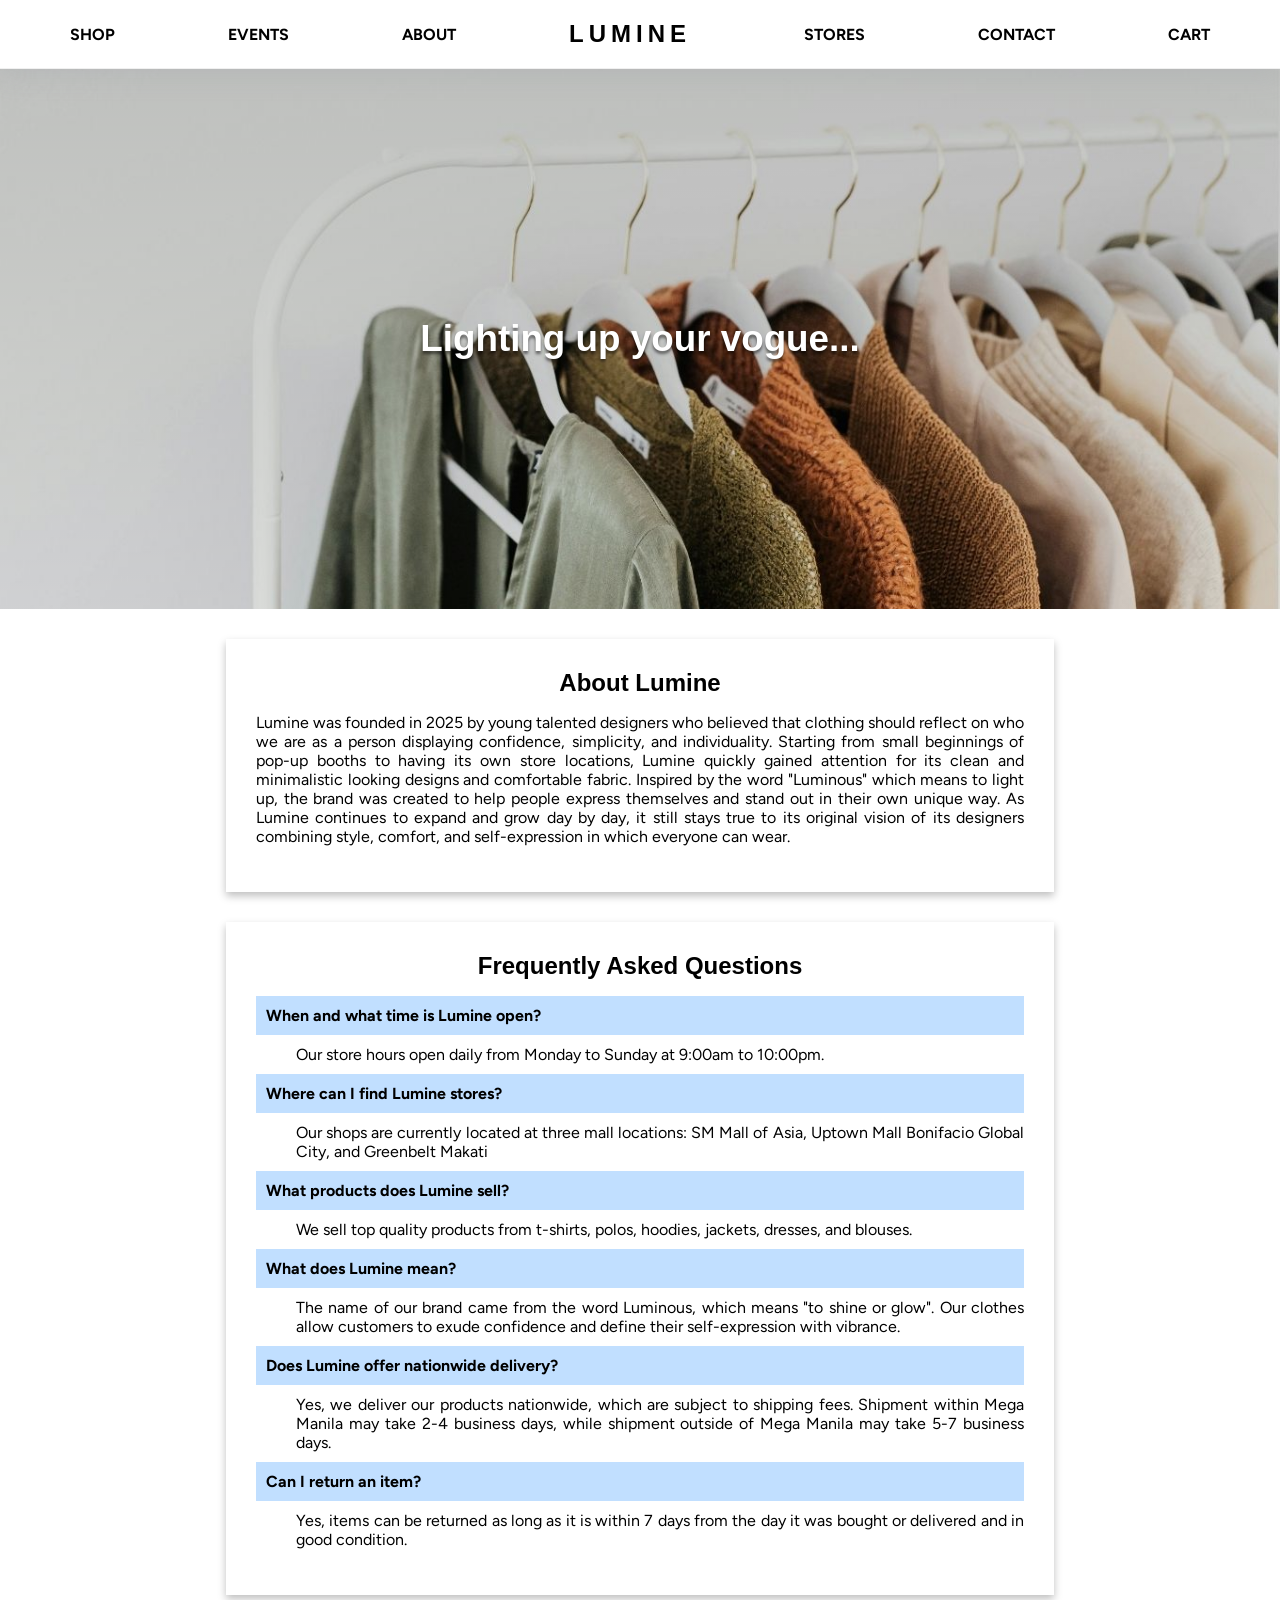
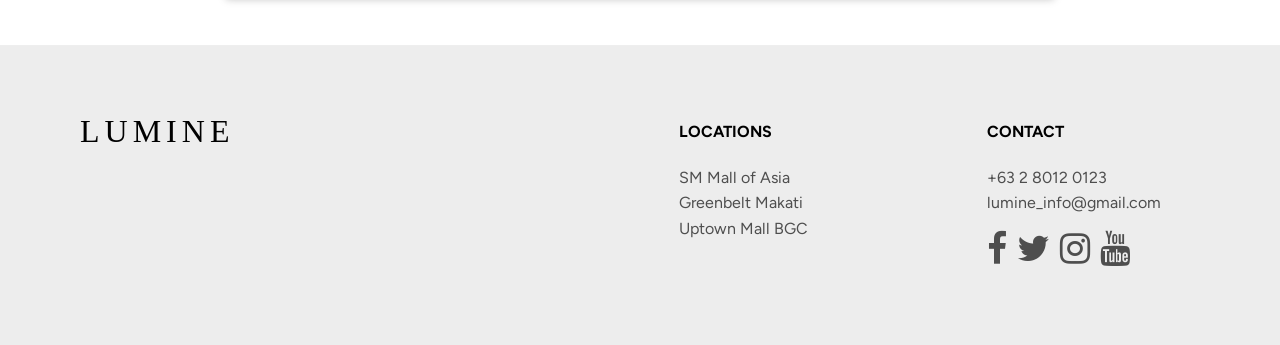
<file: about.html>
<!DOCTYPE html>
<html lang="en">
<head>
    <meta charset="UTF-8">
    <meta name="viewport" content="width=device-width, initial-scale=1.0">
	<title>About - Lumine</title>
    <link rel="stylesheet" href="css/style.css">
    <link rel="stylesheet" href="https://cdnjs.cloudflare.com/ajax/libs/font-awesome/4.7.0/css/font-awesome.min.css">
    <link href="https://db.onlinewebfonts.com/c/25df0280fec38f4b5ba0acf8fb265940?family=Lucidity+Expand" rel="stylesheet">
    <link rel="preconnect" href="https://fonts.googleapis.com">
    <link rel="preconnect" href="https://fonts.gstatic.com" crossorigin>
    <link href="https://fonts.googleapis.com/css2?family=Figtree:ital,wght@0,300..900;1,300..900&display=swap" rel="stylesheet">
</head>
<body>
    <header id="myTopnav">
        <nav>
            <a href="index.html" class="logo">LUMINE</a>
            <div class="dropdown">
                <a href="shop.html" class="shop">SHOP</a>
                <div class="dropdown-menu">
                    <a href="women.html">WOMEN</a>
                    <a href="men.html">MEN</a>
                    <a href="sale.html">SALE</a>
                    <a href="future.html">FUTURE</a>
                </div>
            </div>
            <a href="events.html">EVENTS</a>
            <a href="about.html">ABOUT</a>
            <a href="stores.html">STORES</a>
            <a href="contact.html">CONTACT</a>
            <a href="cart.html">CART</a>
        </nav>
        <a href="cart.html" class="cart"><i class="fa fa-shopping-cart"></i></a>
        <a href="javascript:void(0);" class="icon" onclick="myFunction()"><i class="fa fa-bars"></i></a>
    </header>
    <main class="about-main">
        <div class="about-img"><h1>Lighting up your vogue...</h1></div>
        <section class="history">
            <h1>About Lumine</h1>
            <p>Lumine was founded in 2025 by young talented designers who believed that clothing should reflect on who we are as a person displaying confidence, simplicity, and individuality. Starting from small beginnings of pop-up booths to having its own store locations, Lumine quickly gained attention for its clean and minimalistic looking designs and comfortable fabric. Inspired by the word "Luminous" which means to light up, the brand was created to help people express themselves and stand out in their own unique way. As Lumine continues to expand and grow day by day, it still stays true to its original vision of its designers combining style, comfort, and self-expression in which everyone can wear. </p>
        </section>    
        <section class="faqs">
            <h1> Frequently Asked Questions</h1>
            <dl>
                <dt>When and what time is Lumine open?</dt>
                <dd>Our store hours open daily from Monday to Sunday at 9:00am to 10:00pm.</dd>
             
                <dt>Where can I find Lumine stores?</dt>
                <dd>Our shops are currently located at three mall locations: SM Mall of Asia, Uptown Mall Bonifacio Global City, and Greenbelt Makati</dd>
                
                <dt>What products does Lumine sell? </dt>
                <dd>We sell top quality products from t-shirts, polos, hoodies, jackets, dresses, and blouses.</dd>
                
                <dt>What does Lumine mean?</dt>
                <dd>The name of our brand came from the word Luminous, which means "to shine or glow". Our clothes allow customers to exude confidence and define their self-expression with vibrance.</dd>
                
                <dt>Does Lumine offer nationwide delivery?</dt>
                <dd>Yes, we deliver our products nationwide, which are subject to shipping fees. Shipment within Mega Manila may take 2-4 business days, while shipment outside of Mega Manila may take 5-7 business days.</dd>
                
                <dt>Can I return an item?</dt>
                <dd>Yes, items can be returned as long as it is within 7 days from the day it was bought or delivered and in good condition.</dd>
            </dl>
        </section>
    </main>
    <footer>
        <section class="footer-logo">
            <a href="index.html">LUMINE</a>
        </section>
        <section class="footer-details">
            <div>
                <h1>Locations</h1>
                <ul>
                    <li>SM Mall of Asia</li>
                    <li>Greenbelt Makati</li>
                    <li>Uptown Mall BGC</li>
                </ul>
            </div>
            <div>
                <h1>Contact</h1>
                <ul>
                    <li><a href="tel:+63280120123">+63 2 8012 0123</a></li>
                    <li><a href="mailto:lumine_info@gmail.com">lumine_info@gmail.com</a></li>
                    <li class="socmed-links">
                        <a href="#" class="fa fa-facebook"></a>
                        <a href="#" class="fa fa-twitter"></a>
                        <a href="#" class="fa fa-instagram"></a>
                        <a href="#" class="fa fa-youtube"></a>
                    </li>
                </ul>
            </div>
        </section>
    </footer>
</body>
</html>

<script>
    function myFunction() {
        var x = document.getElementById("myTopnav");
        x.classList.toggle("responsive");    
    }
</script>
</file>
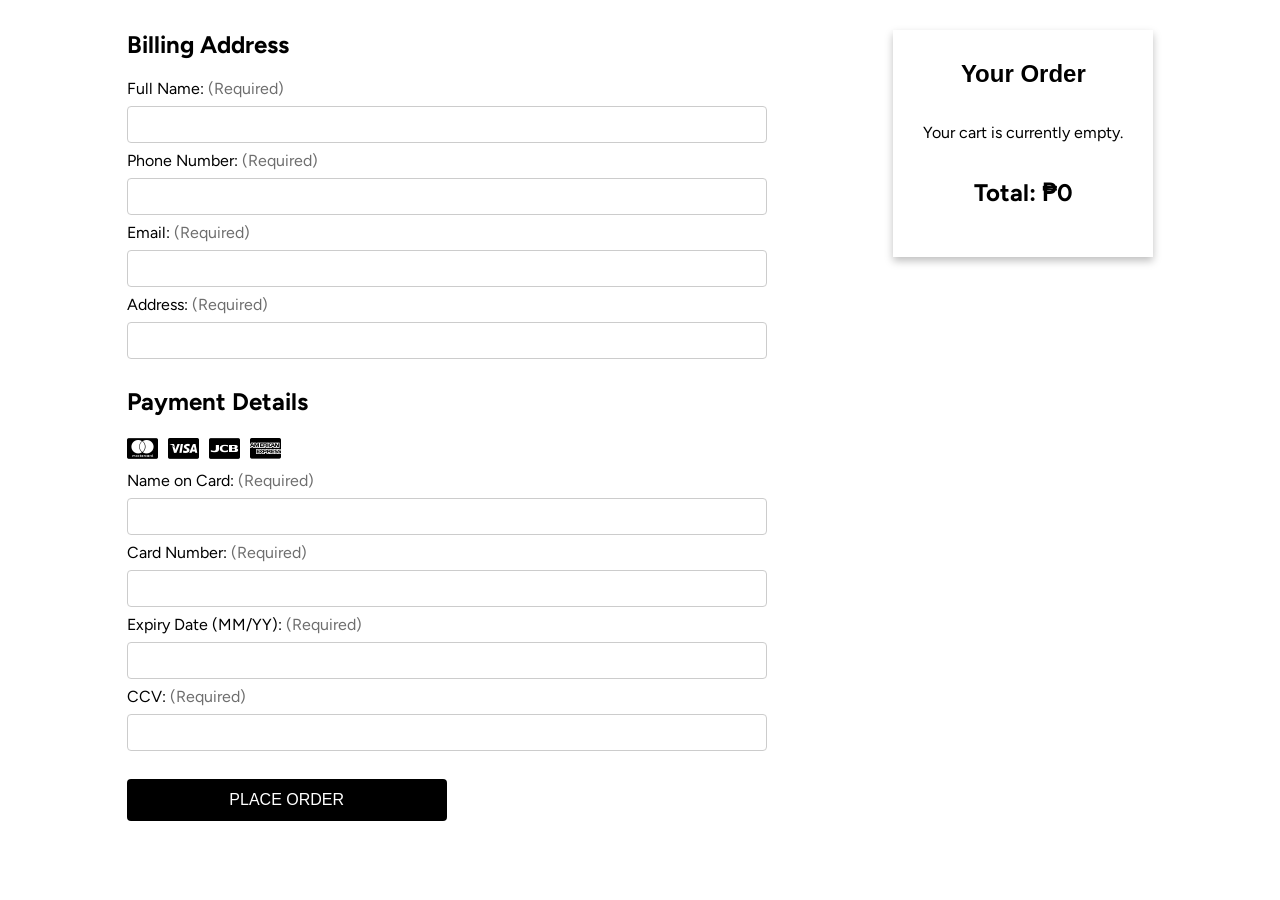
<file: checkout.html>
<!DOCTYPE html>
<html lang="en">
<head>
    <meta charset="UTF-8">
    <meta name="viewport" content="width=device-width, initial-scale=1.0">
    <title>Checkout - Lumine</title>
    <link rel="stylesheet" href="css/style.css">
    <link rel="stylesheet" href="https://cdnjs.cloudflare.com/ajax/libs/font-awesome/4.7.0/css/font-awesome.min.css">
    <link href="https://db.onlinewebfonts.com/c/25df0280fec38f4b5ba0acf8fb265940?family=Lucidity+Expand" rel="stylesheet">
    <link rel="preconnect" href="https://fonts.googleapis.com">
    <link rel="preconnect" href="https://fonts.gstatic.com" crossorigin>
    <link href="https://fonts.googleapis.com/css2?family=Figtree:ital,wght@0,300..900;1,300..900&display=swap" rel="stylesheet">
</head>
<body>
    <!-- CART CONTENT -->
    <main class="checkout-main">
        <section class="cart-details">
            <h1>Your Order</h1><br>
            <div id="cartItems"></div>
            <div class="cart-total">
                <h2>Total: ₱<span id="cartTotal">0</span></h2>
            </div>
        </section>
        <section class="checkout-form">
            <form method="POST" action="index.html">
                <h2 style="margin-top: 0;">Billing Address</h2>

                <label for="name">Full Name: <span>(Required)</span></label>
                <input type="text" id="name" required>

                <label for="phone">Phone Number: <span>(Required)</span></label>
                <input type="tel" id="phone" name="phone" required>

                <label for="email">Email: <span>(Required)</span></label>
                <input type="email" id="email" name="email" required>

                <label for="address">Address: <span>(Required)</span></label>
                <input type="text" id="address" name="address" required>

                <h2>Payment Details</h2>
                <ul class="payment-icons">
                    <li class="fa fa-cc-mastercard"></li>
                    <li class="fa fa-cc-visa"></li>
                    <li class="fa fa-cc-jcb"></li>
                    <li class="fa fa-cc-amex"></li>
                </ul>
                <label for="cardName">Name on Card: <span>(Required)</span></label>
                <input type="text" id="cardName" name="cardName" required>

                <label for="cardNum">Card Number: <span>(Required)</span></label>
                <input type="number" id="cardNum" name="cardNum" required>

                <label for="expiryDate">Expiry Date (MM/YY): <span>(Required)</span></label>
                <input type="text" id="expiryDate" name="expiryDate" required>

                <label for="ccv">CCV: <span>(Required)</span></label>
                <input type="number" id="ccv" name="ccv" required>

                <button type="submit" class="placeOrder">PLACE ORDER</button>
            </form>
        </section>
    </main>
    <script src="js/cart.js"></script>
    <script>
    function myFunction() {
        var x = document.getElementById("myTopnav");
        x.classList.toggle("responsive");    
    }
    </script>
</body>
</html>
</file>
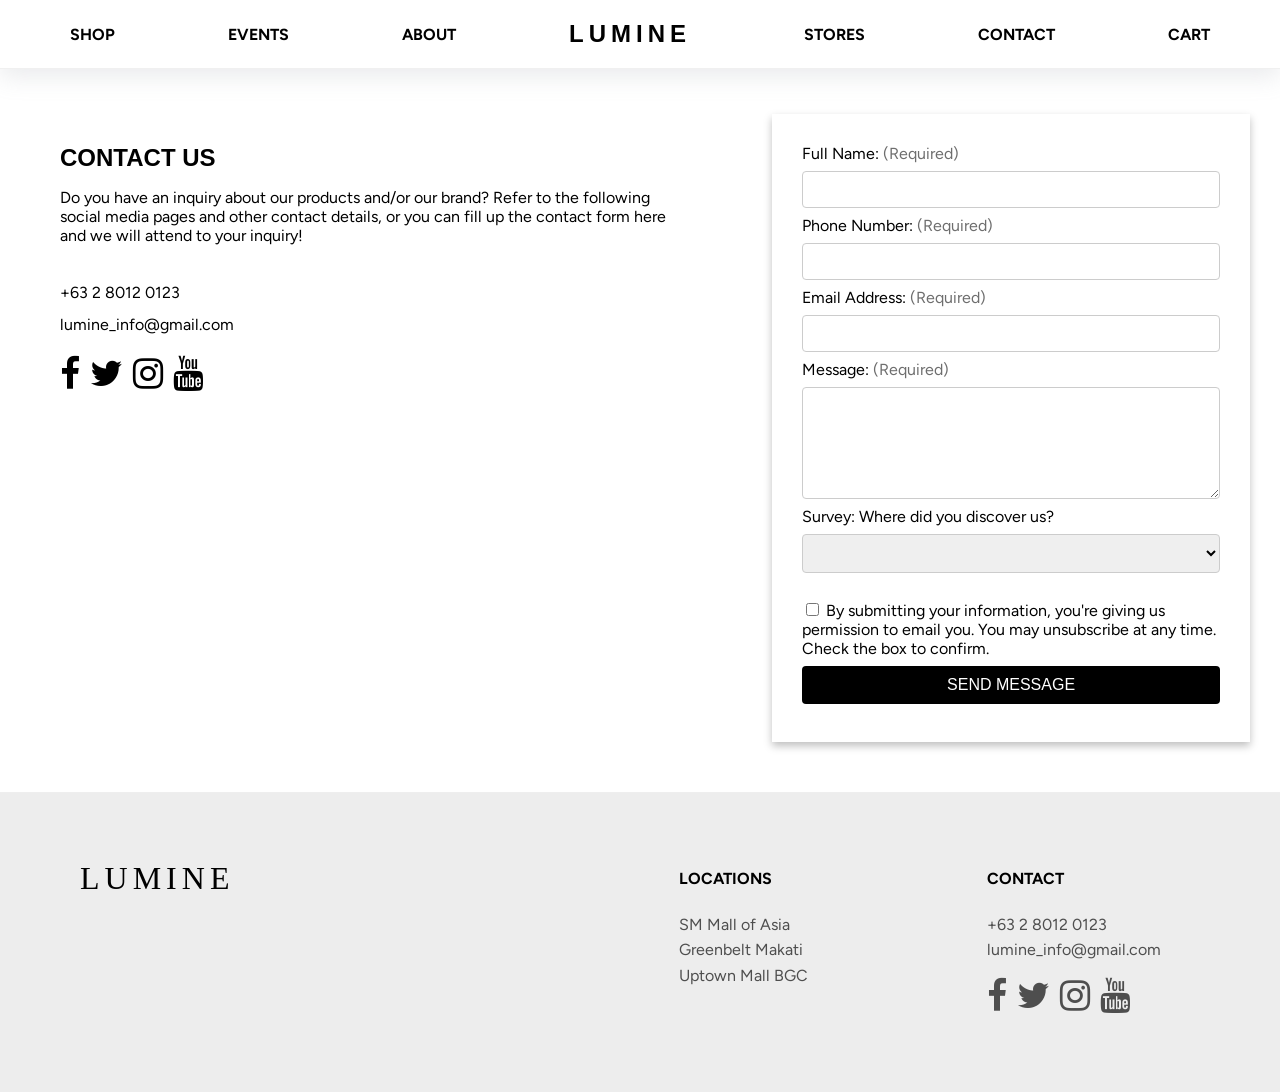
<file: contact.html>
<!DOCTYPE html>
<html lang="en">
<head>
    <meta charset="UTF-8">
    <meta name="viewport" content="width=device-width, initial-scale=1.0">
	<title>Contact - Lumine</title>
    <link rel="stylesheet" href="css/style.css">
    <link rel="stylesheet" href="https://cdnjs.cloudflare.com/ajax/libs/font-awesome/4.7.0/css/font-awesome.min.css">
    <link href="https://db.onlinewebfonts.com/c/25df0280fec38f4b5ba0acf8fb265940?family=Lucidity+Expand" rel="stylesheet">
    <link rel="preconnect" href="https://fonts.googleapis.com">
    <link rel="preconnect" href="https://fonts.gstatic.com" crossorigin>
    <link href="https://fonts.googleapis.com/css2?family=Figtree:ital,wght@0,300..900;1,300..900&display=swap" rel="stylesheet">
</head>
<body>
    <header id="myTopnav">
        <nav>
            <a href="index.html" class="logo">LUMINE</a>
            <div class="dropdown">
                <a href="shop.html" class="shop">SHOP</a>
                <div class="dropdown-menu">
                    <a href="women.html">WOMEN</a>
                    <a href="men.html">MEN</a>
                    <a href="sale.html">SALE</a>
                    <a href="future.html">FUTURE</a>
                </div>
            </div>
            <a href="events.html">EVENTS</a>
            <a href="about.html">ABOUT</a>
            <a href="stores.html">STORES</a>
            <a href="contact.html">CONTACT</a>
            <a href="cart.html">CART</a>
        </nav>
        <a href="cart.html" class="cart"><i class="fa fa-shopping-cart"></i></a>
        <a href="javascript:void(0);" class="icon" onclick="myFunction()"><i class="fa fa-bars"></i></a>
    </header>
    <main class="contact-main">
        <section class="contact-descript">
            <h1>CONTACT US</h1>
            <p>Do you have an inquiry about our products and/or our brand? Refer to the following social media pages and other contact details, or you can fill up the contact form here and we will attend to your inquiry!</p>
            <ul>
                <li><a href="tel:+63280120123">+63 2 8012 0123</a></li>
                <li><a href="mailto:lumine_info@gmail.com">lumine_info@gmail.com</a></li>
                <li class="cd-socmed-links">
                    <a href="#" class="fa fa-facebook"></a>
                    <a href="#" class="fa fa-twitter"></a>
                    <a href="#" class="fa fa-instagram"></a>
                    <a href="#" class="fa fa-youtube"></a>
                </li>
            </ul>
        </section>
        <section class="contact-form">
            <form method="POST" action="index.html">
                <label for="name">Full Name: <span>(Required)</span></label>
                <input type="text" id="name" name="name" required>

                <label for="phone">Phone Number: <span>(Required)</span></label>
                <input type="tel" id="phone" name="phone" required>

                <label for="email">Email Address: <span>(Required)</span></label>
                <input type="email" id="email" name="email" required>

                <label for="message">Message: <span>(Required)</span></label>
                <textarea id="message" name="message" rows="6" required></textarea>

                <label for="survey">Survey: Where did you discover us?</label>
                <select id="survey" name="survey">
                    <option></option>
                    <option value="Social Media">Social Media</option>
                    <option value="Family/Friends/Relatives">Family/Friends/Relatives</option>
                    <option value="Advertisment">Advertisment</option>
                    <option value="Search Engine">Search Engine</option>
                    <option value="Newspaper">Newspaper</option>
                </select>
                <br>
                <input type="checkbox" id="dataprivacy" name="dataprivacy" required>
                <label for="dataprivacy">By submitting your information, you're giving us permission to email you. You may unsubscribe at any time. Check the box to confirm.</label>

                <input type="submit" value="SEND MESSAGE">
            </form>
        </section>
    </main>
    <footer>
        <section class="footer-logo">
            <a href="index.html">LUMINE</a>
        </section>
        <section class="footer-details">
            <div>
                <h1>Locations</h1>
                <ul>
                    <li>SM Mall of Asia</li>
                    <li>Greenbelt Makati</li>
                    <li>Uptown Mall BGC</li>
                </ul>
            </div>
            <div>
                <h1>Contact</h1>
                <ul>
                    <li><a href="tel:+63280120123">+63 2 8012 0123</a></li>
                    <li><a href="mailto:lumine_info@gmail.com">lumine_info@gmail.com</a></li>
                    <li class="socmed-links">
                        <a href="#" class="fa fa-facebook"></a>
                        <a href="#" class="fa fa-twitter"></a>
                        <a href="#" class="fa fa-instagram"></a>
                        <a href="#" class="fa fa-youtube"></a>
                    </li>
                </ul>
            </div>
        </section>
    </footer>
</body>
</html>

<script>
    function myFunction() {
        var x = document.getElementById("myTopnav");
        x.classList.toggle("responsive");    
    }
</script>
</file>
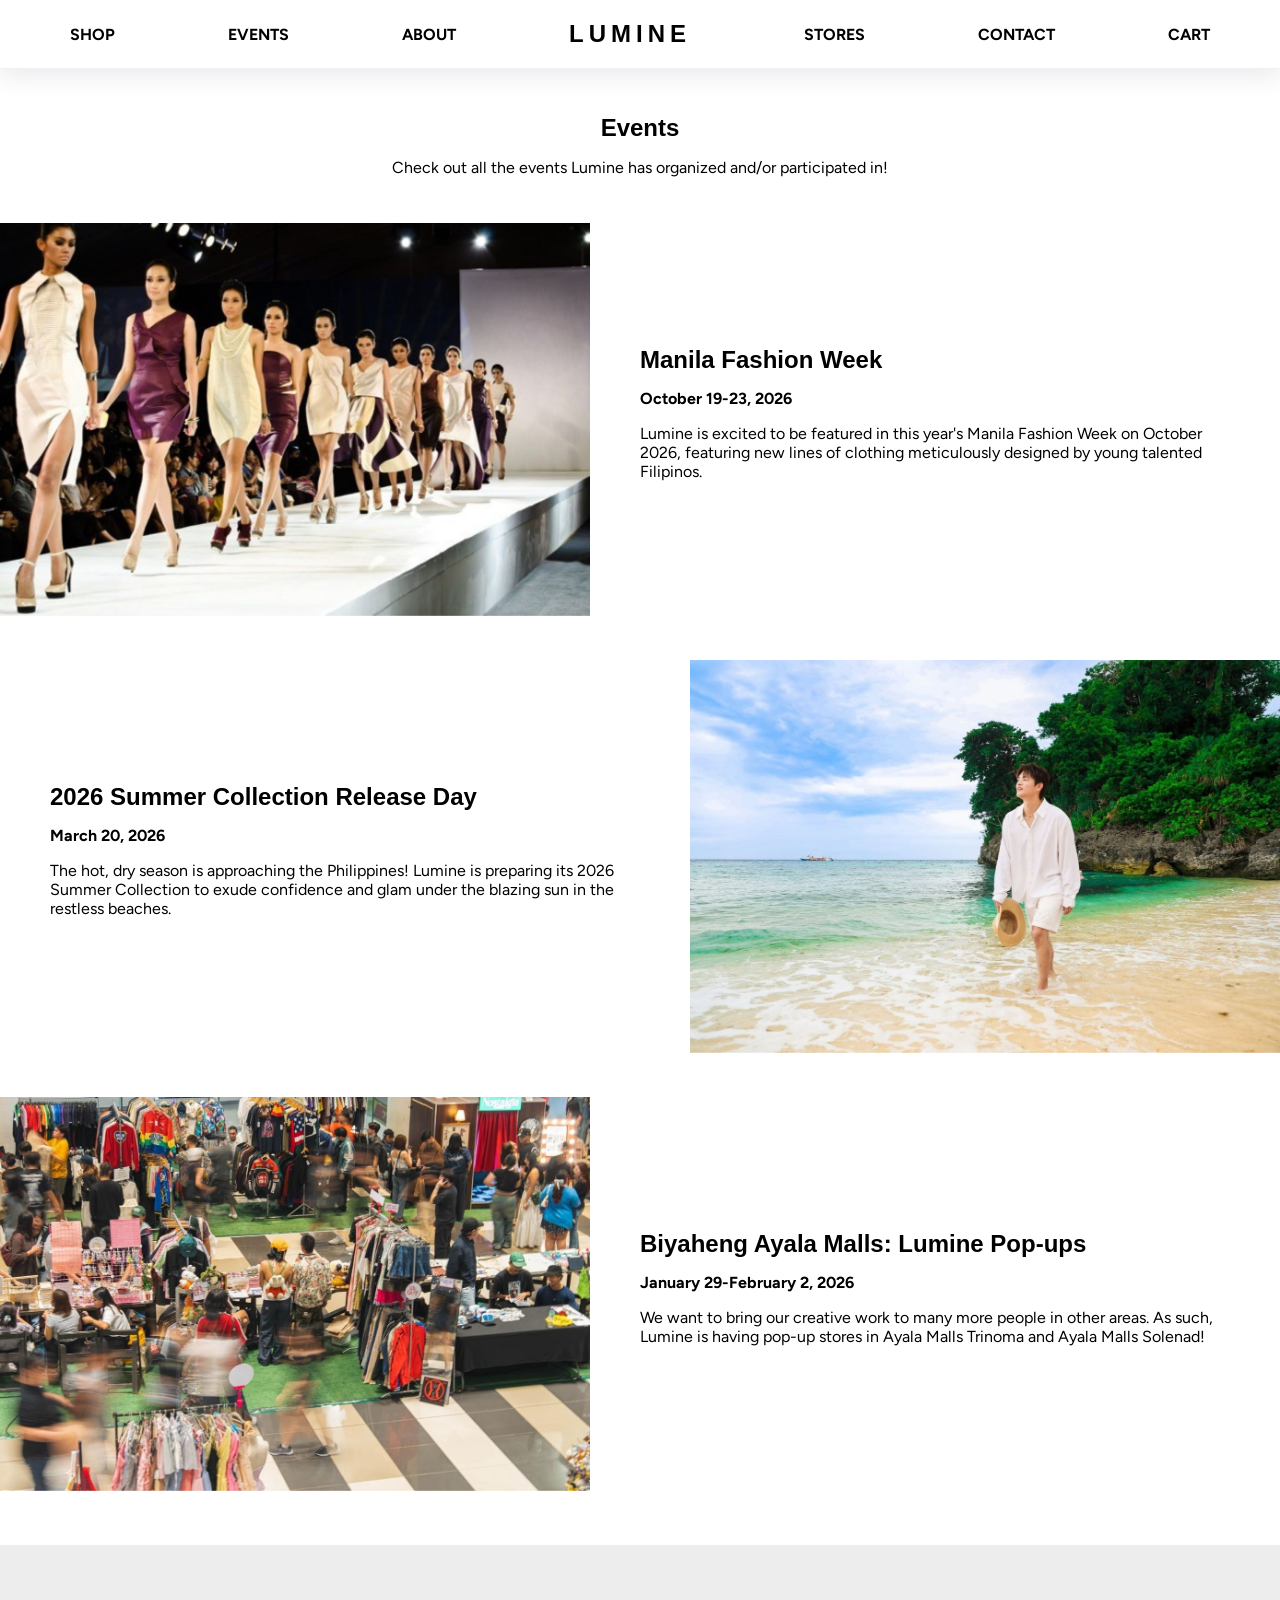
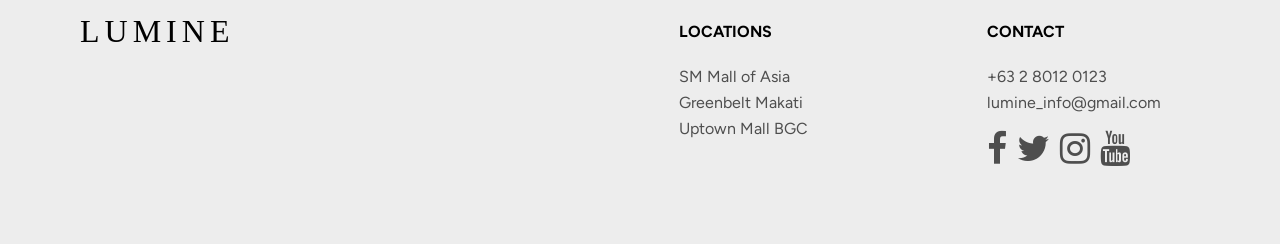
<file: events.html>
<!DOCTYPE html>
<html lang="en">
<head>
    <meta charset="UTF-8">
    <meta name="viewport" content="width=device-width, initial-scale=1.0">
	<title>Events - Lumine</title>
    <link rel="stylesheet" href="css/style.css">
    <link rel="stylesheet" href="https://cdnjs.cloudflare.com/ajax/libs/font-awesome/4.7.0/css/font-awesome.min.css">
    <link href="https://db.onlinewebfonts.com/c/25df0280fec38f4b5ba0acf8fb265940?family=Lucidity+Expand" rel="stylesheet">
    <link rel="preconnect" href="https://fonts.googleapis.com">
    <link rel="preconnect" href="https://fonts.gstatic.com" crossorigin>
    <link href="https://fonts.googleapis.com/css2?family=Figtree:ital,wght@0,300..900;1,300..900&display=swap" rel="stylesheet">
</head>
<body>
    <header id="myTopnav">
        <nav>
            <a href="index.html" class="logo">LUMINE</a>
            <div class="dropdown">
                <a href="shop.html" class="shop">SHOP</a>
                <div class="dropdown-menu">
                    <a href="women.html">WOMEN</a>
                    <a href="men.html">MEN</a>
                    <a href="sale.html">SALE</a>
                    <a href="future.html">FUTURE</a>
                </div>
            </div>
            <a href="events.html">EVENTS</a>
            <a href="about.html">ABOUT</a>
            <a href="stores.html">STORES</a>
            <a href="contact.html">CONTACT</a>
            <a href="cart.html">CART</a>
        </nav>
        <a href="cart.html" class="cart"><i class="fa fa-shopping-cart"></i></a>
        <a href="javascript:void(0);" class="icon" onclick="myFunction()"><i class="fa fa-bars"></i></a>
    </header>
    <main>
        <section class="event-title">
            <h1>Events</h1>
            <p>Check out all the events Lumine has organized and/or participated in!</p>
        </section>
        <section class="event-sec">
            <div class="event-img">
                <img src="img/Fashion_Week.jpg" alt="Manila Fashion Week">
            </div>
            <div class="event-details">
                <h1>Manila Fashion Week</h1>
                <b>October 19-23, 2026</b>
                <p>Lumine is excited to be featured in this year's Manila Fashion Week on October 2026, featuring new lines of clothing meticulously designed by young talented Filipinos.</p>
            </div>
        </section>
        <section class="event-sec">
            <div class="event-img">
                <img src="img/Summer_Collection.jpg" alt="2026 Summer Collection">
            </div>
            <div class="event-details">
                <h1>2026 Summer Collection Release Day</h1>
                <b>March 20, 2026</b>
                <p>The hot, dry season is approaching the Philippines! Lumine is preparing its 2026 Summer Collection to exude confidence and glam under the blazing sun in the restless beaches.</p>
            </div>
        </section>
        <section class="event-sec">
            <div class="event-img">
                <img src="img/Popup_Ayala.jpg" alt="Lumine Pop-up Stores in Ayala Malls">
            </div>
            <div class="event-details">
                <h1>Biyaheng Ayala Malls: Lumine Pop-ups</h1>
                <b>January 29-February 2, 2026</b>
                <p>We want to bring our creative work to many more people in other areas. As such, Lumine is having pop-up stores in Ayala Malls Trinoma and Ayala Malls Solenad!</p>
            </div>
        </section>
    </main>
    <footer>
        <section class="footer-logo">
            <a href="index.html">LUMINE</a>
        </section>
        <section class="footer-details">
            <div>
                <h1>Locations</h1>
                <ul>
                    <li>SM Mall of Asia</li>
                    <li>Greenbelt Makati</li>
                    <li>Uptown Mall BGC</li>
                </ul>
            </div>
            <div>
                <h1>Contact</h1>
                <ul>
                    <li><a href="tel:+63280120123">+63 2 8012 0123</a></li>
                    <li><a href="mailto:lumine_info@gmail.com">lumine_info@gmail.com</a></li>
                    <li class="socmed-links">
                        <a href="#" class="fa fa-facebook"></a>
                        <a href="#" class="fa fa-twitter"></a>
                        <a href="#" class="fa fa-instagram"></a>
                        <a href="#" class="fa fa-youtube"></a>
                    </li>
                </ul>
            </div>
        </section>
    </footer>
</body>
</html>

<script>
    function myFunction() {
        var x = document.getElementById("myTopnav");
        x.classList.toggle("responsive");    
    }
</script>
</file>
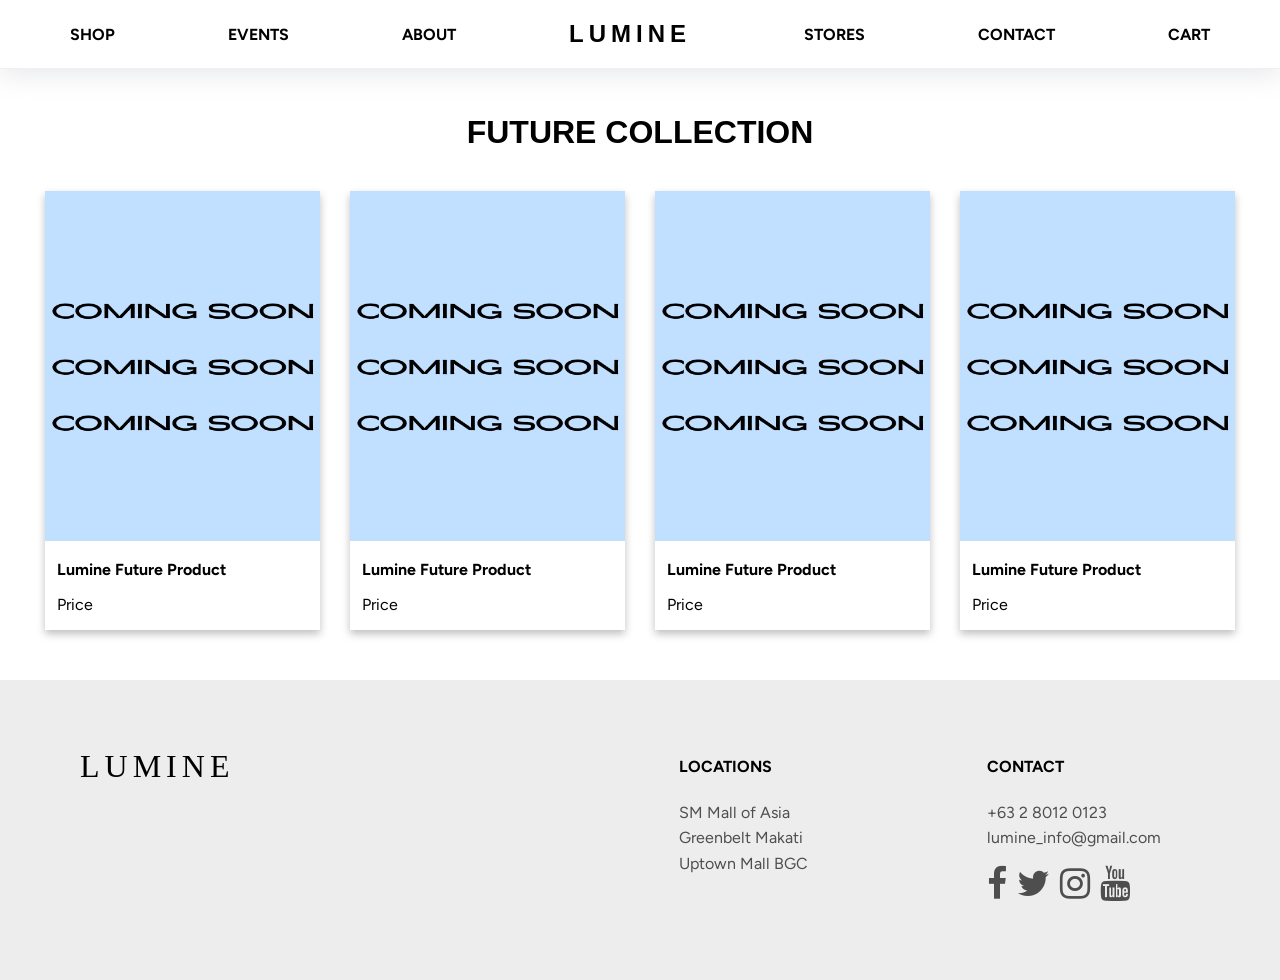
<file: future.html>
<!DOCTYPE html>
<html lang="en">
<head>
    <meta charset="UTF-8">
    <meta name="viewport" content="width=device-width, initial-scale=1.0">
	<title>Men's Collection - Lumine</title>
    <script src="js/gallery.js"></script>
    <link rel="stylesheet" href="css/style.css">
    <link rel="stylesheet" href="https://cdnjs.cloudflare.com/ajax/libs/font-awesome/4.7.0/css/font-awesome.min.css">
    <link href="https://db.onlinewebfonts.com/c/25df0280fec38f4b5ba0acf8fb265940?family=Lucidity+Expand" rel="stylesheet">
    <link rel="preconnect" href="https://fonts.googleapis.com">
    <link rel="preconnect" href="https://fonts.gstatic.com" crossorigin>
    <link href="https://fonts.googleapis.com/css2?family=Figtree:ital,wght@0,300..900;1,300..900&display=swap" rel="stylesheet">
</head>
<body>
    <header id="myTopnav">
        <nav>
            <a href="index.html" class="logo">LUMINE</a>
            <div class="dropdown">
                <a href="shop.html" class="shop">SHOP</a>
                <div class="dropdown-menu">
                    <a href="women.html">WOMEN</a>
                    <a href="men.html">MEN</a>
                    <a href="sale.html">SALE</a>
                    <a href="future.html">FUTURE</a>
                </div>
            </div>
            <a href="events.html">EVENTS</a>
            <a href="about.html">ABOUT</a>
            <a href="stores.html">STORES</a>
            <a href="contact.html">CONTACT</a>
            <a href="cart.html">CART</a>
        </nav>
        <a href="cart.html" class="cart"><i class="fa fa-shopping-cart"></i></a>
        <a href="javascript:void(0);" class="icon" onclick="myFunction()"><i class="fa fa-bars"></i></a>
    </header>

    <main class="collection">
        <h1>FUTURE COLLECTION</h1>

        <section class="product-grid">
            <div class="product-card" onclick="alert('Product Coming Soon')">
                <img src="img/product-img.png">
                <b>Lumine Future Product</b>
                <p>Price</p>
            </div>

            <div class="product-card" onclick="alert('Product Coming Soon')">
                <img src="img/product-img.png">
                <b>Lumine Future Product</b>
                <p>Price</p>
            </div>

            <div class="product-card" onclick="alert('Product Coming Soon')">
                <img src="img/product-img.png">
                <b>Lumine Future Product</b>
                <p>Price</p>
            </div>

            <div class="product-card" onclick="alert('Product Coming Soon')">
                <img src="img/product-img.png">
                <b>Lumine Future Product</b>
                <p>Price</p>
            </div>
        </section>
    </main>

    <!-- PRODUCT MODAL -->
    <div id="productModal" class="modal">
        <div class="modal-content">
            <span class="close" onclick="closeModal()">&times;</span>
            <div class="modal-layout">
                <div class="gallery">
                    <img id="mainImage" class="main-image">

                    <div class="thumbnails">
                        <img id="frontThumb" class="thumb" onclick="setMainImage(this.src)">
                        <img id="backThumb" class="thumb" onclick="setMainImage(this.src)">
                    </div>
                </div>

                <div class="product-details">
                    <h2></h2>
                    <p class="price"></p>

                    <label>Size</label>
                    <div class="sizes">
                        <button>S</button>
                        <button>M</button>
                        <button>L</button>
                        <button>XL</button>
                    </div>

                    <label>Color</label>
                    <div class="colors"></div>

                    <button class="add-cart">Add to Cart</button>

                </div>
            </div>
        </div>
    </div>

    <footer>
        <section class="footer-logo">
            <a href="index.html">LUMINE</a>
        </section>
        <section class="footer-details">
            <div>
                <h1>Locations</h1>
                <ul>
                    <li>SM Mall of Asia</li>
                    <li>Greenbelt Makati</li>
                    <li>Uptown Mall BGC</li>
                </ul>
            </div>
            <div>
                <h1>Contact</h1>
                <ul>
                    <li><a href="tel:+63280120123">+63 2 8012 0123</a></li>
                    <li><a href="mailto:lumine_info@gmail.com">lumine_info@gmail.com</a></li>
                    <li class="socmed-links">
                        <a href="#" class="fa fa-facebook"></a>
                        <a href="#" class="fa fa-twitter"></a>
                        <a href="#" class="fa fa-instagram"></a>
                        <a href="#" class="fa fa-youtube"></a>
                    </li>
                </ul>
            </div>
        </section>
    </footer>
</body>
</html>

<script>
    function myFunction() {
        var x = document.getElementById("myTopnav");
        x.classList.toggle("responsive");    
    }
</script>
</file>
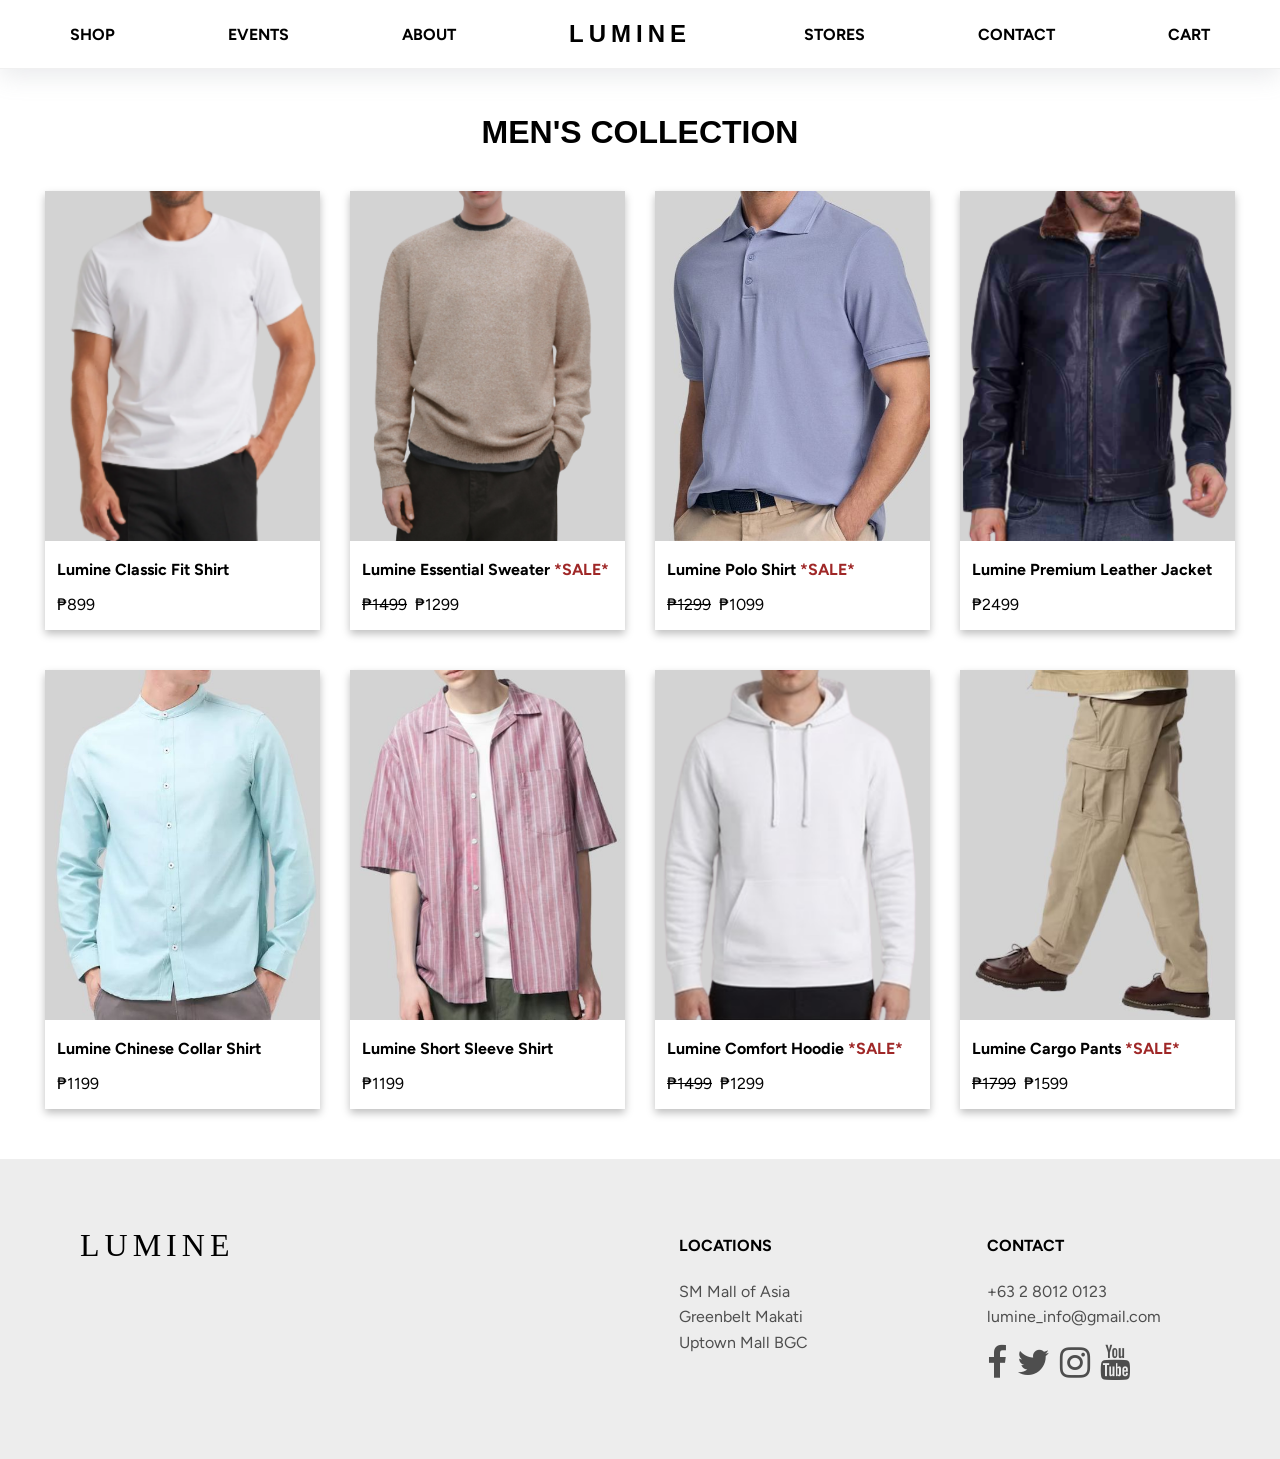
<file: men.html>
<!DOCTYPE html>
<html lang="en">
<head>
    <meta charset="UTF-8">
    <meta name="viewport" content="width=device-width, initial-scale=1.0">
    <title>Men's Collection - Lumine</title>
    <link rel="stylesheet" href="css/style.css">
    <script src="js/gallery.js"></script>
    <link rel="stylesheet" href="https://cdnjs.cloudflare.com/ajax/libs/font-awesome/4.7.0/css/font-awesome.min.css">
    <link href="https://db.onlinewebfonts.com/c/25df0280fec38f4b5ba0acf8fb265940?family=Lucidity+Expand" rel="stylesheet">
    <link rel="preconnect" href="https://fonts.googleapis.com">
    <link rel="preconnect" href="https://fonts.gstatic.com" crossorigin>
    <link href="https://fonts.googleapis.com/css2?family=Figtree:ital,wght@0,300..900;1,300..900&display=swap" rel="stylesheet">
</head>
<body>
    <header id="myTopnav">
        <nav>
            <a href="index.html" class="logo">LUMINE</a>
            <div class="dropdown">
                <a href="shop.html" class="shop">SHOP</a>
                <div class="dropdown-menu">
                    <a href="women.html">WOMEN</a>
                    <a href="men.html">MEN</a>
                    <a href="sale.html">SALE</a>
                    <a href="future.html">FUTURE</a>
                </div>
            </div>
            <a href="events.html">EVENTS</a>
            <a href="about.html">ABOUT</a>
            <a href="stores.html">STORES</a>
            <a href="contact.html">CONTACT</a>
            <a href="cart.html">CART</a>
        </nav>
        <a href="cart.html" class="cart"><i class="fa fa-shopping-cart"></i></a>
        <a href="javascript:void(0);" class="icon" onclick="myFunction()"><i class="fa fa-bars"></i></a>
    </header>

    <main class="collection">
        <h1>MEN'S COLLECTION</h1>

        <section class="product-grid">
            <div class="product-card" onclick="openProduct('mshirt')">
                <img src="img/Mens_Shirt.png" alt="Men's Shirt">
                <b>Lumine Classic Fit Shirt</b>
                <p>₱899</p>
            </div>

            <div class="product-card" onclick="openProduct('msweater')">
                <img src="img/Mens_Sweater.png" alt="Men's Sweater">
                <b>Lumine Essential Sweater <span style="color: rgb(159, 39, 39)">*SALE*</span></b>
                <p><span style="text-decoration: line-through;">₱1499</span>&nbsp; ₱1299</p>
            </div>

            <div class="product-card" onclick="openProduct('poloshirt')">
                <img src="img/Lumine_Polo_Shirt.jpg" alt="Lumine Polo Shirt">
                <b>Lumine Polo Shirt <span style="color: rgb(159, 39, 39)">*SALE*</span></b>
                <p><span style="text-decoration: line-through;">₱1299</span>&nbsp; ₱1099</p>
            </div>

            <div class="product-card" onclick="openProduct('mjacket')">
                <img src="img/Mens_Leather_Jacket.png" alt="Men's Leather Jacket">
                <b>Lumine Premium Leather Jacket</b>
                <p>₱2499</p>
            </div>
        </section>

        <section class="product-grid">
            <div class="product-card" onclick="openProduct('chinesecollar')">
                <img src="img/Lumine_Chinese_Collar_Mint.jpg" alt="Lumine Chinese Collar Shirt">
                <b>Lumine Chinese Collar Shirt</b>
                <p>₱1199</p>
            </div>

            <div class="product-card" onclick="openProduct('shortsleeveshirt')">
                <img src="img/Lumine_Linen_Cotton_Short_Sleeve_Shirt_Pink.jpg" alt="Men's Sweater">
                <b>Lumine Short Sleeve Shirt</b>
                <p>₱1199</p>
            </div>

            <div class="product-card" onclick="openProduct('mhoodie')">
                <img src="img/Mens_Hoodie.png" alt="Men's Hoodie">
                <b>Lumine Comfort Hoodie <span style="color: rgb(159, 39, 39)">*SALE*</span></b>
                <p><span style="text-decoration: line-through;">₱1499</span>&nbsp; ₱1299</p>
            </div>

            <div class="product-card" onclick="openProduct('cargopants')">
                <img src="img/Lumine_Cargo_Pants_Khaki.jpg" alt="Lumine Cargo Pants">
                <b>Lumine Cargo Pants <span style="color: rgb(159, 39, 39)">*SALE*</span></b>
                <p><span style="text-decoration: line-through;">₱1799</span>&nbsp; ₱1599</p>
            </div>
        </section>
    </main>

    <div id="productModal" class="modal">
        <div class="modal-content">
            <span class="close" onclick="closeModal()">&times;</span>
            <div class="modal-layout">
                <div class="gallery">
                    <img id="mainImage" class="main-image">

                    <div class="thumbnails">
                        <img id="frontThumb" class="thumb" onclick="setMainImage(this.src)">
                        <img id="backThumb" class="thumb" onclick="setMainImage(this.src)">
                    </div>
                </div>

                <div class="product-details">
                    <h2></h2>
                    <p class="price"></p>

                    <div class="size-header">
                        <label>Size</label>
                        <a href="javascript:void(0)" class="size-guide-btn" onclick="openSizeChart()">Size Guide</a>
                    </div>
                    
                    <div class="sizes">
                        <button type="button">S</button>
                        <button type="button">M</button>
                        <button type="button">L</button>
                        <button type="button">XL</button>
                    </div>

                    <label>Color</label>
                    <div class="colors"></div>

                    <button class="add-cart">Add to Cart</button>
                </div>
            </div>
        </div>
    </div>

    <div id="sizeChartModal" class="modal chart-modal">
        <div class="modal-content chart-content">
            <span class="close" onclick="closeSizeChart()">&times;</span>
            <table id="chartTb">
                <tr>
                    <th>WOMEN Size</th>
                    <th>Bust (in)</th>
                    <th>Waist (in)</th>
                    <th>Hips (in)</th>
                </tr>
                <tr>
                    <th>S</th>
                    <th>34-35</th>
                    <th>26.5-27.5</th>
                    <th>37-38</th>
                </tr>
                <tr>
                    <th>M</th>
                    <th>36-37</th>
                    <th>28.5-29.5</th>
                    <th>39-40</th>
                </tr>
                <tr>
                    <th>L</th>
                    <th>38.5-40</th>
                    <th>31-32.5</th>
                    <th>41.5-43</th>
                </tr>
                <tr>
                    <th>XL</th>
                    <th>41.5-43</th>
                    <th>34-36</th>
                    <th>44.5-46</th>
                </tr>
            </table>
            <table id="chartTb">
                <tr>
                    <th>MEN Size</th>
                    <th>Chest (in)</th>
                    <th>Waist (in)</th>
                </tr>
                <tr>
                    <th>S</th>
                    <th>34-36</th>
                    <th>28-30</th>
                </tr>
                <tr>
                    <th>M</th>
                    <th>38-40</th>
                    <th>32-34</th>
                </tr>
                <tr>
                    <th>L</th>
                    <th>42-44</th>
                    <th>36-38</th>
                </tr>
                <tr>
                    <th>XL</th>
                    <th>46-48</th>
                    <th>40-42</th>
                </tr>
            </table>
        </div>
    </div>

    <footer>
        <section class="footer-logo">
            <a href="index.html">LUMINE</a>
        </section>
        <section class="footer-details">
            <div>
                <h1>Locations</h1>
                <ul>
                    <li>SM Mall of Asia</li>
                    <li>Greenbelt Makati</li>
                    <li>Uptown Mall BGC</li>
                </ul>
            </div>
            <div>
                <h1>Contact</h1>
                <ul>
                    <li><a href="tel:+63280120123">+63 2 8012 0123</a></li>
                    <li><a href="mailto:lumine_info@gmail.com">lumine_info@gmail.com</a></li>
                    <li class="socmed-links">
                        <a href="#" class="fa fa-facebook"></a>
                        <a href="#" class="fa fa-twitter"></a>
                        <a href="#" class="fa fa-instagram"></a>
                        <a href="#" class="fa fa-youtube"></a>
                    </li>
                </ul>
            </div>
        </section>
    </footer>

    <script src="js/gallery.js"></script>
</body>
</html>
</file>
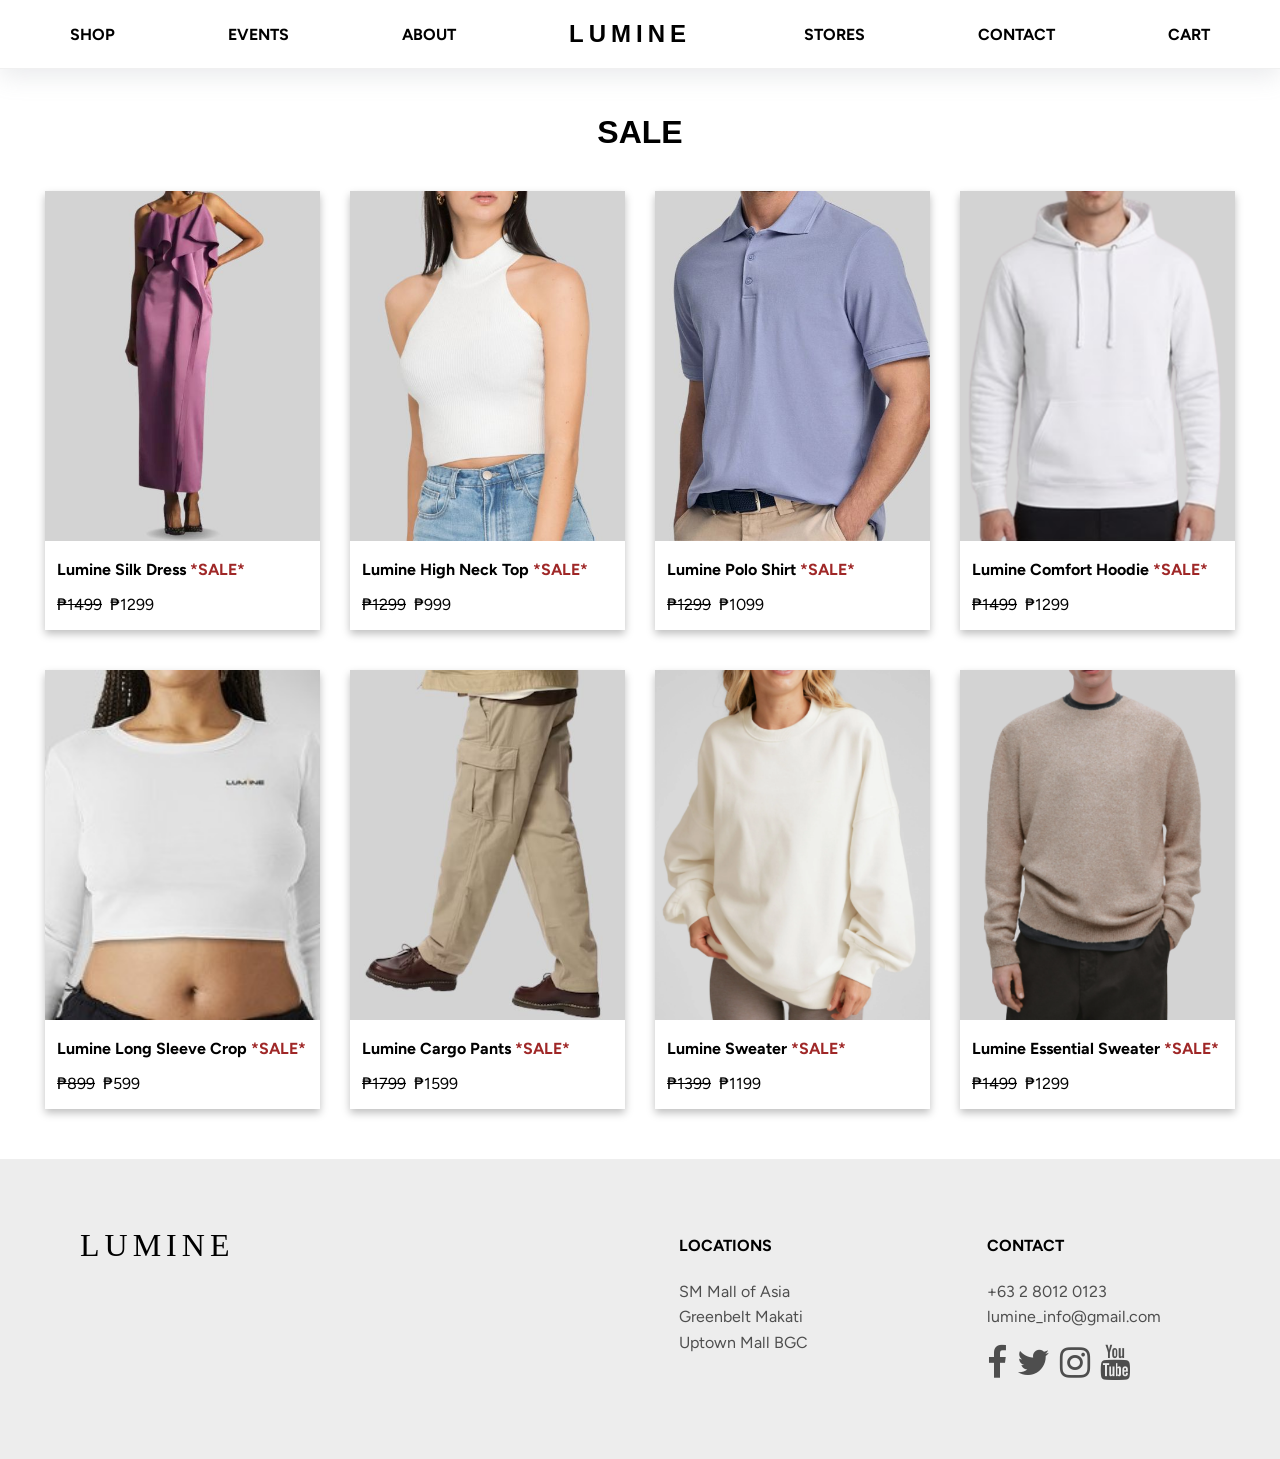
<file: sale.html>
<!DOCTYPE html>
<html lang="en">
<head>
    <meta charset="UTF-8">
    <meta name="viewport" content="width=device-width, initial-scale=1.0">
	<title>Men's Collection - Lumine</title>
    <script src="js/gallery.js"></script>
    <link rel="stylesheet" href="css/style.css">
    <link rel="stylesheet" href="https://cdnjs.cloudflare.com/ajax/libs/font-awesome/4.7.0/css/font-awesome.min.css">
    <link href="https://db.onlinewebfonts.com/c/25df0280fec38f4b5ba0acf8fb265940?family=Lucidity+Expand" rel="stylesheet">
    <link rel="preconnect" href="https://fonts.googleapis.com">
    <link rel="preconnect" href="https://fonts.gstatic.com" crossorigin>
    <link href="https://fonts.googleapis.com/css2?family=Figtree:ital,wght@0,300..900;1,300..900&display=swap" rel="stylesheet">
</head>
<body>
    <header id="myTopnav">
        <nav>
            <a href="index.html" class="logo">LUMINE</a>
            <div class="dropdown">
                <a href="shop.html" class="shop">SHOP</a>
                <div class="dropdown-menu">
                    <a href="women.html">WOMEN</a>
                    <a href="men.html">MEN</a>
                    <a href="sale.html">SALE</a>
                    <a href="future.html">FUTURE</a>
                </div>
            </div>
            <a href="events.html">EVENTS</a>
            <a href="about.html">ABOUT</a>
            <a href="stores.html">STORES</a>
            <a href="contact.html">CONTACT</a>
            <a href="cart.html">CART</a>
        </nav>
        <a href="cart.html" class="cart"><i class="fa fa-shopping-cart"></i></a>
        <a href="javascript:void(0);" class="icon" onclick="myFunction()"><i class="fa fa-bars"></i></a>
    </header>

    <main class="collection">
        <h1>SALE</h1>

        <section class="product-grid">
            <div class="product-card" onclick="openProduct('silkdress')">
                <img src="img/Lumine_Silk_Dress_Purple.jpg" alt="Lumine Silk Dress">
                <b>Lumine Silk Dress <span style="color: rgb(159, 39, 39)">*SALE*</span></b>
                <p><span style="text-decoration: line-through;">₱1499</span>&nbsp; ₱1299</p>
            </div>

            <div class="product-card" onclick="openProduct('highnecktop')">
                <img src="img/Lumine_High_Neck_Top_White_Front.jpg" alt="Lumine High Neck Top">
                <b>Lumine High Neck Top <span style="color: rgb(159, 39, 39)">*SALE*</span></b>
                <p><span style="text-decoration: line-through;">₱1299</span>&nbsp; ₱999</p>
            </div>

            <div class="product-card" onclick="openProduct('poloshirt')">
                <img src="img/Lumine_Polo_Shirt.jpg" alt="Lumine Polo Shirt">
                <b>Lumine Polo Shirt <span style="color: rgb(159, 39, 39)">*SALE*</span></b>
                <p><span style="text-decoration: line-through;">₱1299</span>&nbsp; ₱1099</p>
            </div>

            <div class="product-card" onclick="openProduct('mhoodie')">
                <img src="img/Mens_Hoodie.png" alt="Men's Hoodie">
                <b>Lumine Comfort Hoodie <span style="color: rgb(159, 39, 39)">*SALE*</span></b>
                <p><span style="text-decoration: line-through;">₱1499</span>&nbsp; ₱1299</p>
            </div>
        </section>

        <section class="product-grid">
            <div class="product-card" onclick="openProduct('crop')">
                <img src="img/Lumine_Long_Sleeve_Crop_White_Front.jpeg" alt="Crop Top">
                <b>Lumine Long Sleeve Crop <span style="color: rgb(159, 39, 39)">*SALE*</span></b>
                <p><span style="text-decoration: line-through;">₱899</span>&nbsp; ₱599</p>
            </div>

            <div class="product-card" onclick="openProduct('cargopants')">
                <img src="img/Lumine_Cargo_Pants_Khaki.jpg" alt="Lumine Cargo Pants">
                <b>Lumine Cargo Pants <span style="color: rgb(159, 39, 39)">*SALE*</span></b>
                <p><span style="text-decoration: line-through;">₱1799</span>&nbsp; ₱1599</p>
            </div>

            <div class="product-card" onclick="openProduct('sweatshirt')">
                <img src="img/Womens_Sweatshirt.png" alt="Lumine Sweater">
                <b>Lumine Sweater <span style="color: rgb(159, 39, 39)">*SALE*</span></b>
                <p><span style="text-decoration: line-through;">₱1399</span>&nbsp; ₱1199</p>
            </div>

            <div class="product-card" onclick="openProduct('msweater')">
                <img src="img/Mens_Sweater.png" alt="Men's Sweater">
                <b>Lumine Essential Sweater <span style="color: rgb(159, 39, 39)">*SALE*</span></b>
                <p><span style="text-decoration: line-through;">₱1499</span>&nbsp; ₱1299</p>
            </div>
        </section>
    </main>

    <!-- PRODUCT MODAL -->
    <div id="productModal" class="modal">
        <div class="modal-content">
            <span class="close" onclick="closeModal()">&times;</span>
            <div class="modal-layout">
                <div class="gallery">
                    <img id="mainImage" class="main-image">

                    <div class="thumbnails">
                        <img id="frontThumb" class="thumb" onclick="setMainImage(this.src)">
                        <img id="backThumb" class="thumb" onclick="setMainImage(this.src)">
                    </div>
                </div>

                <div class="product-details">
                    <h2></h2>
                    <p class="price"></p>

                    <label>Size</label>
                    <div class="sizes">
                        <button>S</button>
                        <button>M</button>
                        <button>L</button>
                        <button>XL</button>
                    </div>

                    <label>Color</label>
                    <div class="colors"></div>

                    <button class="add-cart">Add to Cart</button>

                </div>
            </div>
        </div>
    </div>

    <footer>
        <section class="footer-logo">
            <a href="index.html">LUMINE</a>
        </section>
        <section class="footer-details">
            <div>
                <h1>Locations</h1>
                <ul>
                    <li>SM Mall of Asia</li>
                    <li>Greenbelt Makati</li>
                    <li>Uptown Mall BGC</li>
                </ul>
            </div>
            <div>
                <h1>Contact</h1>
                <ul>
                    <li><a href="tel:+63280120123">+63 2 8012 0123</a></li>
                    <li><a href="mailto:lumine_info@gmail.com">lumine_info@gmail.com</a></li>
                    <li class="socmed-links">
                        <a href="#" class="fa fa-facebook"></a>
                        <a href="#" class="fa fa-twitter"></a>
                        <a href="#" class="fa fa-instagram"></a>
                        <a href="#" class="fa fa-youtube"></a>
                    </li>
                </ul>
            </div>
        </section>
    </footer>
</body>
</html>

<script>
    function myFunction() {
        var x = document.getElementById("myTopnav");
        x.classList.toggle("responsive");    
    }
</script>
</file>
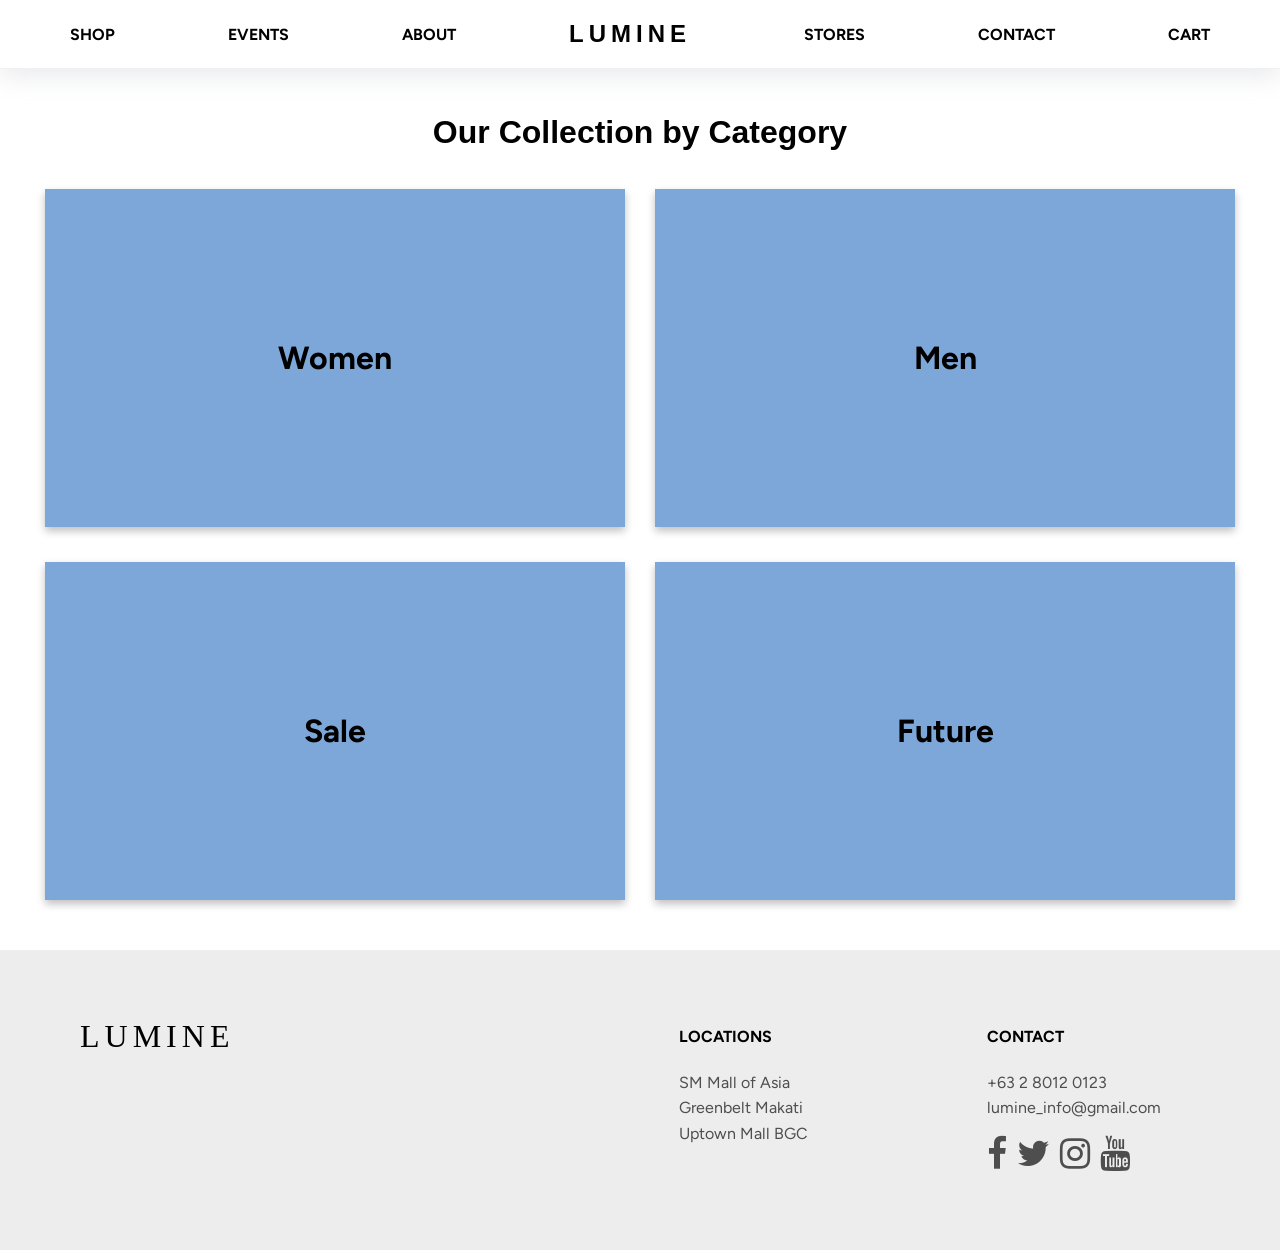
<file: shop.html>
<!DOCTYPE html>
<html lang="en">
<head>
    <meta charset="UTF-8">
    <meta name="viewport" content="width=device-width, initial-scale=1.0">
	<title>Home - Lumine</title>
    <script src="js/gallery.js"></script>
    <link rel="stylesheet" href="css/style.css">
    <link rel="stylesheet" href="https://cdnjs.cloudflare.com/ajax/libs/font-awesome/4.7.0/css/font-awesome.min.css">
    <link href="https://db.onlinewebfonts.com/c/25df0280fec38f4b5ba0acf8fb265940?family=Lucidity+Expand" rel="stylesheet">
    <link rel="preconnect" href="https://fonts.googleapis.com">
    <link rel="preconnect" href="https://fonts.gstatic.com" crossorigin>
    <link href="https://fonts.googleapis.com/css2?family=Figtree:ital,wght@0,300..900;1,300..900&display=swap" rel="stylesheet">
</head>
<body>
    <header id="myTopnav">
        <nav>
            <a href="index.html" class="logo">LUMINE</a>
            <div class="dropdown">
                <a href="shop.html" class="shop">SHOP</a>
                <div class="dropdown-menu">
                    <a href="women.html">WOMEN</a>
                    <a href="men.html">MEN</a>
                    <a href="sale.html">SALE</a>
                    <a href="future.html">FUTURE</a>
                </div>
            </div>
            <a href="events.html">EVENTS</a>
            <a href="about.html">ABOUT</a>
            <a href="stores.html">STORES</a>
            <a href="contact.html">CONTACT</a>
            <a href="cart.html">CART</a>
        </nav>
        <a href="cart.html" class="cart"><i class="fa fa-shopping-cart"></i></a>
        <a href="javascript:void(0);" class="icon" onclick="myFunction()"><i class="fa fa-bars"></i></a>
    </header>
    
    <main class="collection">
        <h1>Our Collection by Category</h1><br><br>
        <section class="links-grid">
            <div>
                <a href="women.html">Women</a>
            </div>
            <div>
                <a href="men.html">Men</a>
            </div>
        </section>
        <section class="links-grid">
            <div>
                <a href="sale.html">Sale</a>
            </div>
            <div>
                <a href="future.html">Future</a>
            </div>
        </section>
    </main>

    <footer>
        <section class="footer-logo">
            <a href="index.html">LUMINE</a>
        </section>
        <section class="footer-details">
            <div>
                <h1>Locations</h1>
                <ul>
                    <li>SM Mall of Asia</li>
                    <li>Greenbelt Makati</li>
                    <li>Uptown Mall BGC</li>
                </ul>
            </div>
            <div>
                <h1>Contact</h1>
                <ul>
                    <li><a href="tel:+63280120123">+63 2 8012 0123</a></li>
                    <li><a href="mailto:lumine_info@gmail.com">lumine_info@gmail.com</a></li>
                    <li class="socmed-links">
                        <a href="#" class="fa fa-facebook"></a>
                        <a href="#" class="fa fa-twitter"></a>
                        <a href="#" class="fa fa-instagram"></a>
                        <a href="#" class="fa fa-youtube"></a>
                    </li>
                </ul>
            </div>
        </section>
    </footer>
</body>
</html>

<script>
    function myFunction() {
        var x = document.getElementById("myTopnav");
        x.classList.toggle("responsive");    
    }
</script>
</file>
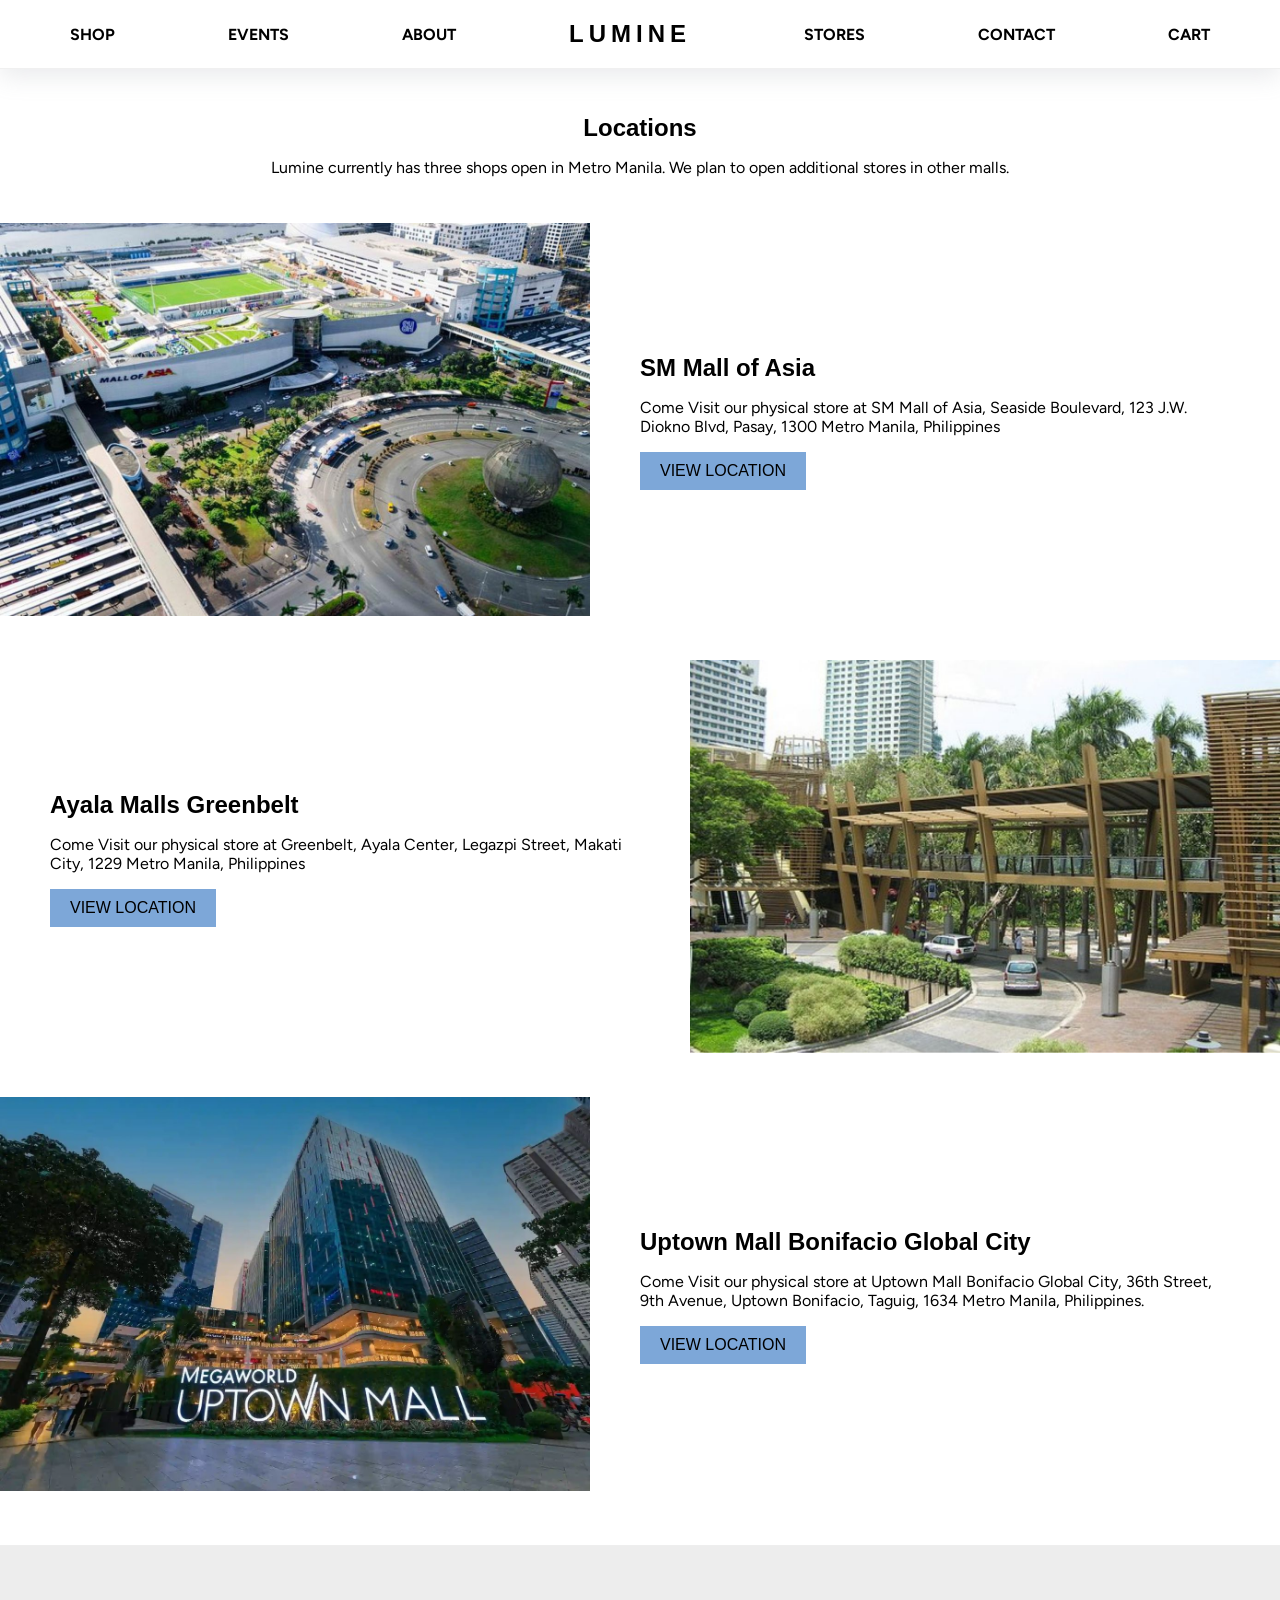
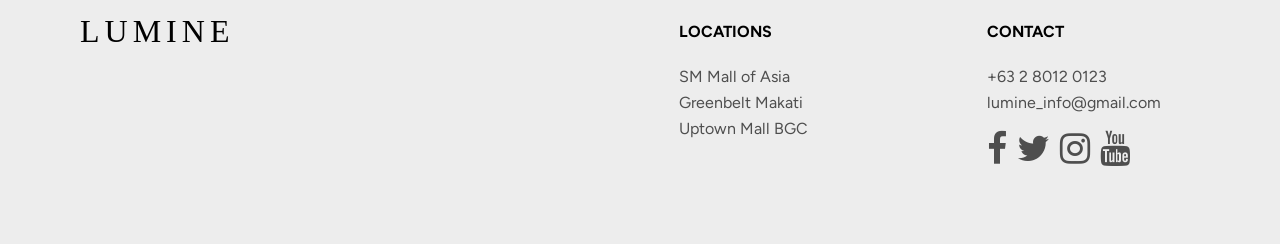
<file: stores.html>
<!DOCTYPE html>
<html lang="en">
<head>
    <meta charset="UTF-8">
    <meta name="viewport" content="width=device-width, initial-scale=1.0">
	<title>Stores - Lumine</title>
    <link rel="stylesheet" href="css/style.css">
    <link rel="stylesheet" href="https://cdnjs.cloudflare.com/ajax/libs/font-awesome/4.7.0/css/font-awesome.min.css">
    <link href="https://db.onlinewebfonts.com/c/25df0280fec38f4b5ba0acf8fb265940?family=Lucidity+Expand" rel="stylesheet">
    <link rel="preconnect" href="https://fonts.googleapis.com">
    <link rel="preconnect" href="https://fonts.gstatic.com" crossorigin>
    <link href="https://fonts.googleapis.com/css2?family=Figtree:ital,wght@0,300..900;1,300..900&display=swap" rel="stylesheet">
</head>
<body>
    <header id="myTopnav">
        <nav>
            <a href="index.html" class="logo">LUMINE</a>
            <div class="dropdown">
                <a href="shop.html" class="shop">SHOP</a>
                <div class="dropdown-menu">
                    <a href="women.html">WOMEN</a>
                    <a href="men.html">MEN</a>
                    <a href="sale.html">SALE</a>
                    <a href="future.html">FUTURE</a>
                </div>
            </div>
            <a href="events.html">EVENTS</a>
            <a href="about.html">ABOUT</a>
            <a href="stores.html">STORES</a>
            <a href="contact.html">CONTACT</a>
            <a href="cart.html">CART</a>
        </nav>
        <a href="cart.html" class="cart"><i class="fa fa-shopping-cart"></i></a>
        <a href="javascript:void(0);" class="icon" onclick="myFunction()"><i class="fa fa-bars"></i></a>
    </header>
    <main>
        <section class="loc-title">
            <h1>Locations</h1>
            <p>Lumine currently has three shops open in Metro Manila. We plan to open additional stores in other malls.</p>
        </section>
        <section class="loc-sec">
	        <div class="loc-img">
	            <img src="img/Moa_SM.jpg" alt="SM Mall of Asia">
	        </div>
	        <div class="loc-details">
	            <h1>SM Mall of Asia</h1>
                <p>Come Visit our physical store at SM Mall of Asia, Seaside Boulevard, 123 J.W. Diokno Blvd, Pasay, 1300 Metro Manila, Philippines</p>
                <button onclick="window.location.href='https://maps.app.goo.gl/QXYnmUs2o9QsYTsv6';">View Location</a>
            </div>		
        </section> 

        <section class="loc-sec">
            <div class="loc-img">
                <img src="img/GreenBelt.jpg" alt="Ayala Malls Greenbelt"> 
            </div>
            <div class="loc-details">
                <h1>Ayala Malls Greenbelt</h1>
                <p>Come Visit our physical store at Greenbelt, Ayala Center, Legazpi Street, Makati City, 1229 Metro Manila, Philippines</p>	
                <button onclick="window.location.href='https://maps.app.goo.gl/rHYLdxWBsePN39ri7';">View Location</button>
            </div> 
        </section>
        
        <section class="loc-sec">
            <div class="loc-img">
                <img src="img/BGC.jpg" alt="Uptown Mall BGC">
            </div>
            <div class="loc-details">
                <h1>Uptown Mall Bonifacio Global City </h1>
                <p>Come Visit our physical store at Uptown Mall Bonifacio Global City, 36th Street, 9th Avenue, Uptown Bonifacio, Taguig, 1634 Metro Manila, Philippines.</p>
                <button onclick="window.location.href='https://maps.app.goo.gl/xZZPDq1LPCjesUBa8';">View Location</button>
            </div>
        </section>
    </main>
    <footer>
        <section class="footer-logo">
            <a href="index.html">LUMINE</a>
        </section>
        <section class="footer-details">
            <div>
                <h1>Locations</h1>
                <ul>
                    <li>SM Mall of Asia</li>
                    <li>Greenbelt Makati</li>
                    <li>Uptown Mall BGC</li>
                </ul>
            </div>
            <div>
                <h1>Contact</h1>
                <ul>
                    <li><a href="tel:+63280120123">+63 2 8012 0123</a></li>
                    <li><a href="mailto:lumine_info@gmail.com">lumine_info@gmail.com</a></li>
                    <li class="socmed-links">
                        <a href="#" class="fa fa-facebook"></a>
                        <a href="#" class="fa fa-twitter"></a>
                        <a href="#" class="fa fa-instagram"></a>
                        <a href="#" class="fa fa-youtube"></a>
                    </li>
                </ul>
            </div>
        </section>
    </footer>
</body>
</html>

<script>
    function myFunction() {
        var x = document.getElementById("myTopnav");
        x.classList.toggle("responsive");    
    }
</script>
</file>
<file: css/style.css>
/* =========================================
   1. GLOBAL & FONT STYLES
   ========================================= */

body {
    margin: 0;
    font-family: 'Figtree', 'Arial', sans-serif;
    min-height: 100vh;
    background-color: #fff;
}

html {
    min-height: 100vh;
}

main {
    text-align: center;
    min-height: 50vh;
}

main h1 { 
    font-family: "Lucidity Expand", sans-serif; 
    margin: 0;
    padding: 0;
    white-space: normal;
    overflow-wrap: break-word;
}

/* =========================================
   2. HEADER / NAVIGATION BAR
   ========================================= */
#myTopnav {
    padding: 20px 50px;
    background-color: white;
    position: sticky;
    top: 0;
    z-index: 2000;
    border-bottom: 1px solid #f0f0f0;
    box-shadow: rgba(149, 157, 165, 0.2) 0px 8px 24px;
}

#myTopnav nav {
    display: flex;
    justify-content: space-between;
    align-items: center;
    width: 100%
}

#myTopnav nav > * {
    order: 2;
}

.logo {
    font-size: 1.5em;
    font-weight: bold;
    letter-spacing: 5px;
    color: black;
    font-family: "Lucidity Expand", sans-serif;
    order: 4 !important;
}

#myTopnav nav a {
    text-decoration: none;
    color: black;
    margin: 0 20px;
    font-weight: bold;
    transition: 0.3s;
}

#myTopnav nav a:not(.logo):hover {
    color: #7da7d8;
    text-decoration: underline;
}

#myTopnav nav .dropdown .shop {
    pointer-events: none;
}

#myTopnav .icon, #myTopnav .cart {
    display: none;
    font-size: 24px;
    cursor: pointer;
    color: black;
}


/* Dropdown Menu logic */
.dropdown {
    display: inline-block;
    position: relative;
    order: 1;
}

.dropdown-menu {
    display: none;
    position: absolute;
    background-color: white;
    min-width: 160px;
    box-shadow: 0px 8px 16px 0px rgba(0,0,0,0.1);
    z-index: 1;
    text-align: left;
}

.dropdown:hover .dropdown-menu {
    display: block;
}

.dropdown-menu a {
    color: black;
    padding: 12px 16px;
    text-decoration: none;
    display: block;
    font-size: 13px !important;
}

#myTopnav nav a:nth-child(3) { order: 2; } /* Events */
#myTopnav nav a:nth-child(4) { order: 3; } /* About */
#myTopnav nav a:nth-child(5) { order: 5; } /* Stores */
#myTopnav nav a:nth-child(6) { order: 6; } /* Contact */
#myTopnav nav a:nth-child(7) { order: 7; } /* Cart */

/* =========================================
   3. HOME PAGE HERO
   ========================================= */
.home-img {
    background-image: linear-gradient(rgba(0, 0, 0, 0.2), rgba(0, 0, 0, 0.1)), url("clothesimg.jpg");
    height: 80vh;
    background-position: center;
    background-repeat: no-repeat;
    background-size: cover;
    display: flex;
    flex-direction: column;
    justify-content: center;
    align-items: center;
    font-size: 1.8rem;
    color: white;
    text-shadow: 0px 3px 3px rgba(0,0,0,0.5);
}

.home-img h1 { font-size: 2.3rem; }

/* =========================================
   4. PRODUCT COLLECTION & GRID
   ========================================= */
   
.collection h1 { margin-top: 45px; }

.product-grid {
    display: grid;
    grid-template-columns: repeat(4, 1fr);
    gap: 30px;
    place-items: center;
    margin: 40px 45px;
}

.product-card {
    box-shadow: 0 4px 8px 0 rgba(0, 0, 0, 0.25);
    text-align: left;
    cursor: pointer;
    background: white;
    transition: transform 0.2s;
    width: 100%;
}

.product-card img {
    width: 100%;
    height: 350px;
    object-fit: cover;
    margin-bottom: 15px;
}

.product-card b, .product-card p {
    padding: 0 12px;
    display: block;
}

.product-card b {
    font-size: 16px;
    margin-bottom: 5px;
}

.links-grid {
    display: grid;
    grid-template-columns: repeat(2, 1fr);
    gap: 30px;
    place-items: center;
    margin: 0 45px 35px;
}

.links-grid div {
    box-shadow: 0 4px 8px 0 rgba(0, 0, 0, 0.25);
    width: 100%; 
    background-color: rgb(125, 167, 216);
    text-align: center;
    transition: transform 0.2s;
}

.links-grid a {
    display: block;
    color: black;
    font-weight: bold;
    font-size: 2em;
    text-decoration: none;
    padding-top: 150px;
    padding-bottom: 150px;
}

.product-card:hover, .links-grid div:hover {
    transform: translateY(-5px);
}

/* =========================================
   5. PRODUCT MODAL 
   ========================================= */
.modal {
    display: none;
    position: fixed;
    z-index: 3000;
    width: 100%;
    height: 100%;
    background: rgba(0,0,0,0.7);
    top: 0;
    left: 0;
    overflow: auto;
}

.modal-content {
    background: white;
    width: 80%;
    max-width: 1000px;
    margin: 5% auto;
    padding: 30px;
    position: relative;
    box-sizing: border-box;
}

.close {
    position: absolute;
    right: 20px;
    top: 10px;
    font-size: 30px;
    cursor: pointer;
}

.modal-layout {
    display: flex;
    gap: 50px;
}

.gallery { width: 400px; }
.main-image { width: 100%; height: auto; border: 1px solid #f0f0f0; }
.thumbnails { display: flex; gap: 10px; margin-top: 10px; }

.thumb {
    width: 80px;
    height: 100px;
    object-fit: cover;
    cursor: pointer;
    opacity: 0.6;
    border: 1px solid transparent;
}

.thumb.active, .thumb:hover {
    opacity: 1;
    border: 2px solid black;
}

.product-details { text-align: left; flex: 1; }
.price { font-size: 24px; font-weight: bold; margin-bottom: 20px; }

/* Sizes & Colors in Modal */
.size-header {
    display: flex;
    justify-content: space-between;
    align-items: center;
    margin-top: 20px;
}

.size-guide-btn {
    font-size: 13px;
    text-decoration: underline;
    color: #333;
    cursor: pointer;
    font-weight: bold;
}

.sizes button {
    padding: 10px 15px;
    margin: 5px 5px 5px 0;
    border: 1px solid black;
    background: white;
    cursor: pointer;
}

.sizes button.selected {
    background: black;
    color: white;
}

.colors { display: flex; gap: 10px; margin: 10px 0 20px; }
.color {
    width: 35px;
    height: 35px;
    border: 1px solid #ddd;
    cursor: pointer;
    border-radius: 50%;
}

.black { background: black; }
.white { background: white; border: 1px solid #ccc; }
.red   { background: red; }
.navy  { background: #2f324f; }
.grey, .gray { background: #808080; }
.peach { background: #FFDAB9; } 
.beige { background: #b0ab93; }
.turquoise { background: #37968b; }
.azuregray { background: #476c9e; }
.flint { background: #8a8266; }
.yellow { background: #ffdb66; }
.autumn { background: rgb(193, 101, 52); }
.purple { background: purple; }
.lightblue { background: #7e8fcb; }
.pink { background: pink; }
.mint { background: rgb(190, 255, 238); }
.khaki { background: rgb(200, 186, 140); }

.color.selected {
    outline: 3px solid black;
    outline-offset: 2px;
}

.add-cart {
    padding: 15px 30px;
    background: black;
    color: white;
    border: none;
    cursor: pointer;
    font-weight: bold;
    width: 100%;
    margin-top: 20px;
    text-transform: uppercase;
}

/* =========================================
   6. SIZE CHART MODAL (LAYERED)
   ========================================= */
.chart-modal {
    z-index: 4000; /* Stays above product modal */
}

.chart-content {
    max-width: 600px;
    margin: 5% auto;
    border: 2px solid black;
    box-shadow: 0 10px 30px rgba(0,0,0,0.5);
    padding: 10px;
    background: white;
}

#chartTb {
    width: 100%;
    height: auto;
    padding: 15px;
}

/* =========================================
   7. CONTACT, ABOUT, & EVENTS
   ========================================= */

/* CONTACT */
.contact-main {
    margin-top: 45px;
    display: flex;
    justify-content: center;
}

.contact-main section {
    max-width: 725px;
    text-align: left;
    margin: 0 30px;
    padding: 30px;
}

.contact-form {
    box-shadow: 0 4px 8px 0 rgba(0, 0, 0, 0.25);
    background: white;
}

.contact-descript ul {
    line-height: 2;
    list-style: none;
    color: black;
    padding: 0;
}

.contact-descript li:first-child {
    margin-top: 2em;
}

.contact-descript a {
    text-decoration: none;
    color: black;
}

.cd-socmed-links a {
    margin-top: 15px;
    font-size: 2.2em;
    margin-right: 6px;
}

.contact-form input:not([type=checkbox]), 
.contact-form textarea, 
.contact-form select {
    display: block;
    width: 100%;
    padding: 10px;
    margin: 8px 0;
    border: 1px solid #ccc;
    border-radius: 4px;
    box-sizing: border-box;
}

.contact-form input[type=submit] {
    background-color: black; 
    color: white;
    font-size: 1em;
    border: none;
    cursor: pointer;
}

/* ABOUT */
.about-img {
    background-image: linear-gradient(rgba(0, 0, 0, 0.2), rgba(0, 0, 0, 0.1)), url("aboutimg.jpg");
    height: 60vh;
    background-position: center;
    background-repeat: no-repeat;
    background-size: cover;
    display: flex;
    flex-direction: column;
    justify-content: center;
    align-items: center;
    font-size: 1.5rem;
    color: white;
    text-shadow: 0px 3px 3px rgba(0,0,0,0.5);
}

.about-img h1 { font-size: 2.3rem; } 

.history, .faqs {
    padding: 30px;
    max-width: 60%;
    margin: 30px auto;
    box-shadow: 0 4px 8px 0 rgba(0, 0, 0, 0.25);
    background: white;
    text-align: justify;
}

.history h1, .faqs h1 { text-align: center; }

.faqs dt {
    background-color: #c1dfff;
    padding: 10px;
    font-weight: bold;
    margin: 10px 0;
}

/* EVENTS & STORES */
.event-sec, .loc-sec {
    display: flex;
    flex-direction: row;
    align-items: center;
    margin-bottom: 40px;
}

.event-title, .loc-title {
    padding: 30px;
    margin-top: 15px;
}

.event-sec:nth-child(odd), .loc-sec:nth-child(odd) {
    flex-direction: row-reverse;
}

.event-img, .loc-img { flex: 1; }
.event-details, .loc-details { flex: 1; padding: 50px; text-align: left; }
.event-details h1 { margin-bottom: 15px; }

.event-img img, .loc-img img {
    width: 100%;
    object-fit: cover;
}

.loc-details button {
    cursor: pointer;
    padding: 10px 20px;
    background-color: rgb(125, 167, 216);
    border: none;
    text-transform: uppercase;
    font-size: 1rem;
}

/* =========================================
   8. CART
   ========================================= */
.cart-details {
    display: flex;
    flex-direction: column;
    justify-content: center;
    align-items: center;
    padding: 30px;
}

.cart-item{
    display: flex;
    flex-direction: row;
    justify-content:space-between;
    align-items:center;
    background: #f5f5f5;
    padding: 30px;
    margin-bottom:10px; 
}

.cart-item img{
    width:150px;
    margin: 15px;
}

.cart-info{
    flex:1;
    margin-left:20px;
}

.cart-price { font-weight:bold; }

.remove-btn{
    background:red;
    color:white;
    border:none;
    padding:8px 12px;
    cursor:pointer;
    border-radius:4px;
    margin: 15px;
}

.total{
    margin-top:20px;
    text-align:right;
    font-size:20px;
    font-weight:bold;
}

.cart-page {
    display: flex;
    flex-direction: column;
    justify-content: center;
    margin: 30px;
}

/* =========================================
   9. CHECKOUT FORM
   ========================================= */

.checkout-main {
    display: flex;
    flex-direction: row-reverse;
    justify-content: space-evenly;
    align-items: flex-start;
}

.checkout-main .cart-details {
    background-color: white;
    box-shadow: 0 4px 8px 0 rgba(0, 0, 0, 0.25);
    margin: 30px 30px 30px 0;
}

.checkout-form {
    text-align: left;
    width: 50%;
    padding: 30px;
    position: sticky;
    top: 0;
}   

.checkout-form form {
    display: flex;
    flex-direction: column;
}

.checkout-form input {
    padding: 10px;
    margin: 8px 0;
    border: 1px solid #ccc;
    border-radius: 4px;
    box-sizing: border-box;
}

.checkout, .placeOrder {
    margin-top:20px;
    padding:12px 20px;
    background-color: black; 
    color: white;
    font-size: 1em;
    border: none;
    border-radius: 4px;
    cursor: pointer;
    width: 50%;
}

.payment-icons {
    list-style: none;
    padding: 0;
    margin: 0 0 10px;
}

.payment-icons li {
    font-size: 1.5em;
    margin-right: 6px;
}

form span { color: rgb(110, 110, 110); }

/* =========================================
   10. FOOTER
   ========================================= */
footer {
    background: rgb(237, 237, 237);
    padding: 60px 80px;
    display: flex;
    justify-content: space-between;
    border-top: 1px solid #eee;
    margin-top: 50px;
    line-height: 1.6;
}


footer section {
    max-width: 795px;
    width: 100%;
}

.footer-logo a {
    font-size: 2em;
    text-decoration: none;
    color: black;
    letter-spacing: 5px;
    margin-bottom: 20px;
    font-family: "Lucidity Expand";
}

.footer-details {
    display: flex;
    justify-content: space-around;
    gap: 100px;
}

.footer-details h1 {
    font-size: 1em;
    margin-bottom: 20px;
    text-transform: uppercase;
}

.footer-details ul {
    list-style: none;
    padding: 0;
    color: #4e4e4e;
}

.footer-details a {
    color: #4e4e4e;
    text-decoration: none;
}

.socmed-links a {
    margin-top: 15px;
    font-size: 2.2em;
    margin-right: 6px;
}

/* =========================================
   11. MEDIA QUERIES
   ========================================= */
@media screen and (max-width: 925px) {
    #myTopnav {
        display: flex;
        flex-direction: column; 
        align-items: flex-start;
        padding: 20px 30px;
    }

    #myTopnav .cart {
        display: block;
        position: absolute; 
        right: 30px;       
        top: 22px;        
    }

    #myTopnav .icon {
        display: block;
        position: absolute;      
    }

    #myTopnav nav {
        display: flex;
        flex-direction: column; 
        width: 100%;
    }

    .logo {
        order: -1 !important; 
        margin-bottom: 10px; 
        display: block;
    }
    
    #myTopnav nav a:not(.logo), 
    #myTopnav nav .dropdown {
        display: none;
        width: 100%;
        margin: 10px 0;
        border-bottom: 1px solid #f9f9f9; 
    }

    #myTopnav.responsive nav a:not(.logo),
    #myTopnav.responsive nav .dropdown { display: block; }

    #myTopnav.responsive .dropdown-menu {
        display: block;
        position: static; 
        width: 100%;
        box-shadow: none;
        padding-left: 20px;
    }

    #myTopnav.responsive .cart { display: none; }

    #myTopnav.responsive .dropdown-menu a { padding: 10px 0; }

    .product-grid { grid-template-columns: repeat(2, 1fr); }
    .modal-layout { flex-direction: column; }
    .gallery { width: 100%; }

    .contact-main { flex-direction: column; }
    
    .event-sec, .loc-sec { flex-direction: column-reverse !important; }
    .event-img img, .loc-img img { aspect-ratio: 16 / 8; }
    
    footer { flex-direction: column; gap: 40px; }
    .footer-details { flex-direction: column; gap: 40px; }

    .checkout-main { flex-direction: column; align-items: center; }
    .checkout-main .cart-details { margin: 30px; }
    .checkout-form { position: relative; width: 60%; }
}

@media screen and (max-width: 650px) {
    .product-grid, .links-grid { grid-template-columns: repeat(1, 1fr); }
    .cart-item { flex-direction: column; }
}
</file>
